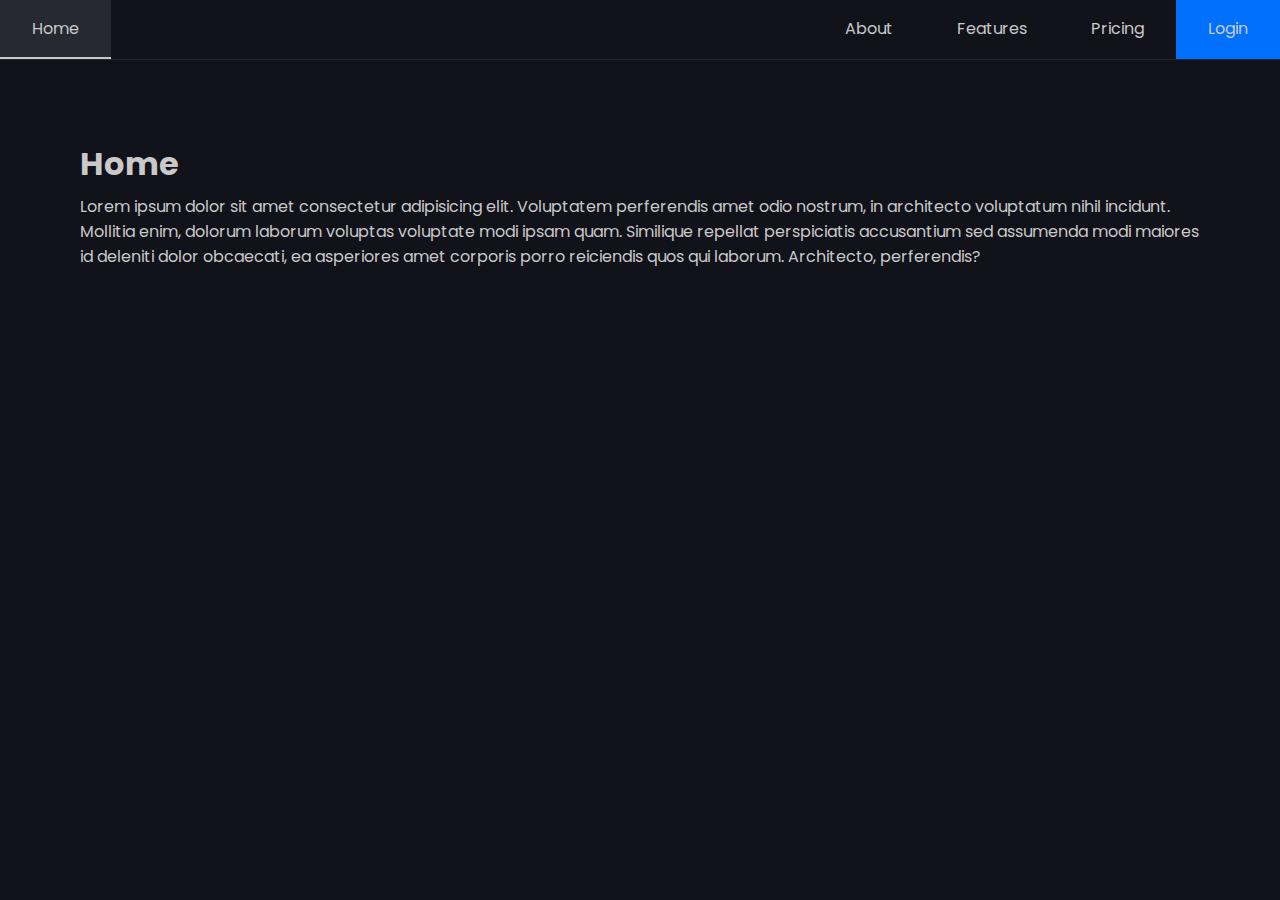
<file: accessible-navbar/index.html>
<!DOCTYPE html>
<html lang="en">
<head>
  <meta charset="UTF-8">
  <meta name="viewport" content="width=device-width, initial-scale=1.0">
  <title>Home</title>
  <link rel="stylesheet" href="style.css">
  <script src="script.js" defer></script>
</head>
<body>

  <a href="#main-content" class="skip-link">Skip to main content</a>

  <button id="open-sidebar-button" onclick="openSidebar()" aria-label="open sidebar" aria-expanded="false" aria-controls="navbar">
    <svg xmlns="http://www.w3.org/2000/svg" height="40px" viewBox="0 -960 960 960" width="40px" fill="#c9c9c9"><path d="M165.13-254.62q-10.68 0-17.9-7.26-7.23-7.26-7.23-18t7.23-17.86q7.22-7.13 17.9-7.13h629.74q10.68 0 17.9 7.26 7.23 7.26 7.23 18t-7.23 17.87q-7.22 7.12-17.9 7.12H165.13Zm0-200.25q-10.68 0-17.9-7.27-7.23-7.26-7.23-17.99 0-10.74 7.23-17.87 7.22-7.13 17.9-7.13h629.74q10.68 0 17.9 7.27 7.23 7.26 7.23 17.99 0 10.74-7.23 17.87-7.22 7.13-17.9 7.13H165.13Zm0-200.26q-10.68 0-17.9-7.26-7.23-7.26-7.23-18t7.23-17.87q7.22-7.12 17.9-7.12h629.74q10.68 0 17.9 7.26 7.23 7.26 7.23 18t-7.23 17.86q-7.22 7.13-17.9 7.13H165.13Z"/></svg>
  </button>

  <nav id="navbar">
    <ul>
      <li>
        <button id="close-sidebar-button" onclick="closeSidebar()" aria-label="close sidebar">
          <svg xmlns="http://www.w3.org/2000/svg" height="40px" viewBox="0 -960 960 960" width="40px" fill="#c9c9c9"><path d="m480-444.62-209.69 209.7q-7.23 7.23-17.5 7.42-10.27.19-17.89-7.42-7.61-7.62-7.61-17.7 0-10.07 7.61-17.69L444.62-480l-209.7-209.69q-7.23-7.23-7.42-17.5-.19-10.27 7.42-17.89 7.62-7.61 17.7-7.61 10.07 0 17.69 7.61L480-515.38l209.69-209.7q7.23-7.23 17.5-7.42 10.27-.19 17.89 7.42 7.61 7.62 7.61 17.7 0 10.07-7.61 17.69L515.38-480l209.7 209.69q7.23 7.23 7.42 17.5.19 10.27-7.42 17.89-7.62 7.61-17.7 7.61-10.07 0-17.69-7.61L480-444.62Z"/></svg>
        </button>
      </li>
      <li class="home-li"><a class="active-link" aria-current="page" href="index.html">Home</a></li>
      <li><a href="about.html">About</a></li>
      <li><a href="features.html">Features</a></li>
      <li><a href="pricing.html">Pricing</a></li>
      <li><a class="accent-link" href="login.html">Login</a></li>
    </ul>
  </nav>
  
  <div id="overlay" onclick="closeSidebar()" aria-hidden="true"></div>

  <main>
    <h1>Home</h1>
    <p>Lorem ipsum dolor sit amet consectetur adipisicing elit. Voluptatem perferendis amet odio nostrum, in architecto voluptatum nihil incidunt. Mollitia enim, dolorum laborum voluptas voluptate modi ipsam quam. Similique repellat perspiciatis accusantium sed assumenda modi maiores id deleniti dolor obcaecati, ea asperiores amet corporis porro reiciendis quos qui laborum. Architecto, perferendis?</p>
  </main>
  
</body>
</html>
</file>
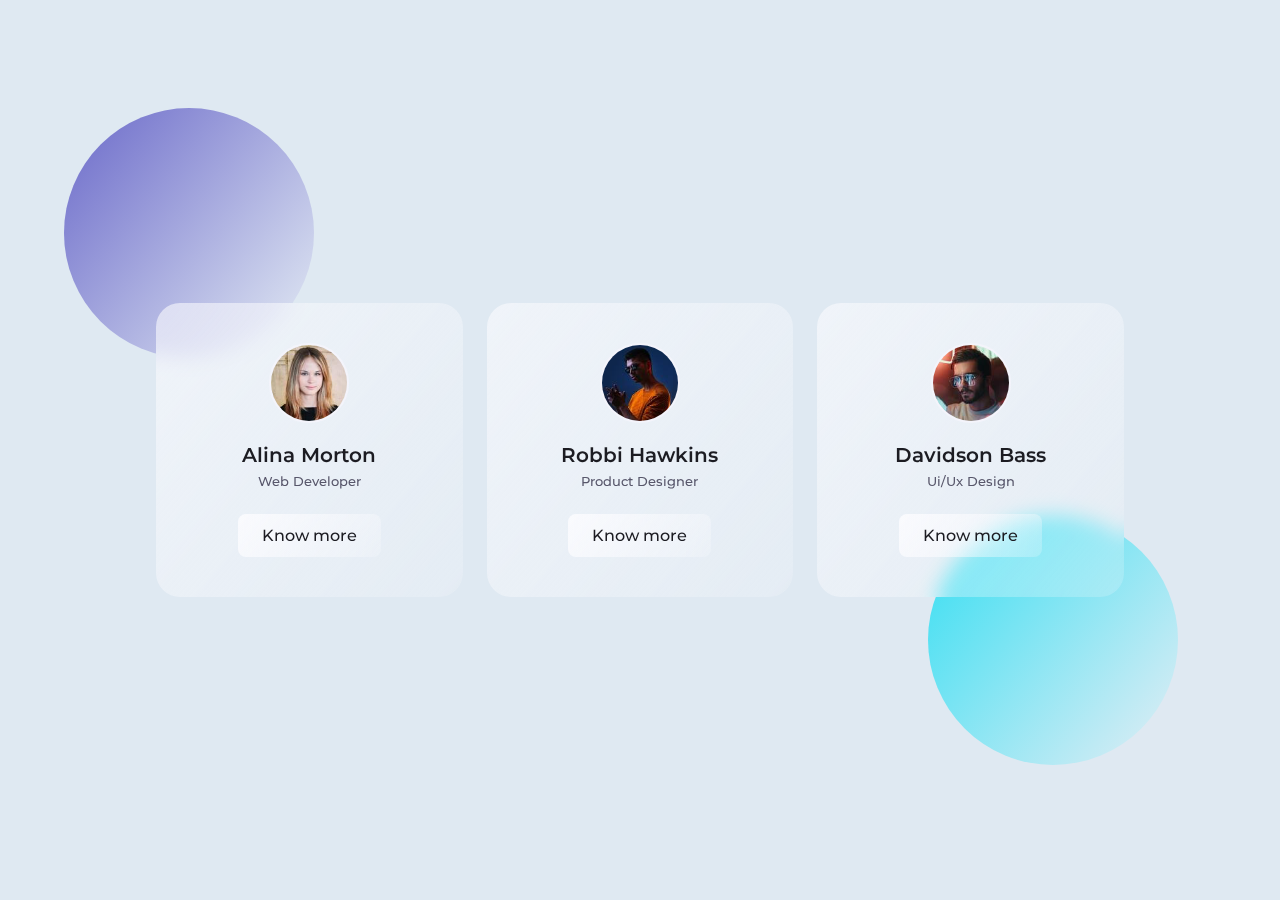
<file: glassmorphism-card-responsive-main/index.html>
<!DOCTYPE html>
    <html lang="en">
    <head>
        <meta charset="UTF-8">
        <meta name="viewport" content="width=device-width, initial-scale=1.0">

        <!--========== BOX ICONS ==========-->
        <link rel="stylesheet" href="https://cdn.jsdelivr.net/npm/boxicons@latest/css/boxicons.min.css">

        <!--========== CSS ==========-->
        <link rel="stylesheet" href="assets/css/styles.css">

        <title>Card glassmorphism</title>
    </head>
    <body>
        <section class="card">
            <div class="card__circle card__circle1"></div>
            <div class="card__circle card__circle2"></div>

            <div class="card__container bd-container">
                <div class="card__glass">
                    <img src="assets/img/img1.jpg" alt="" class="card__img">
    
                    <div class="card__data">
                        <h3 class="card__title">Alina Morton</h3>
                        <span class="card__profession">Web Developer</span>
                    </div>

                    <a href="#" class="card__button">Know more</a>
                    
                    <div class="card__social">
                        <a href="#" class="card__link"><i class='bx bxl-instagram' ></i></a>
                        <a href="#" class="card__link"><i class='bx bxl-facebook'></i></a>
                        <a href="#" class="card__link"><i class='bx bxl-twitter' ></i></a>
                    </div>
                </div>
    
                <div class="card__glass">
                    <img src="assets/img/img2.jpg" alt="" class="card__img">
    
                    <div class="card__data">
                        <h3 class="card__title">Robbi Hawkins</h3>
                        <span class="card__profession">Product Designer</span>
                    </div>

                    <a href="#" class="card__button">Know more</a>
    
                    <div class="card__social">
                        <a href="#" class="card__link"><i class='bx bxl-instagram' ></i></a>
                        <a href="#" class="card__link"><i class='bx bxl-facebook'></i></a>
                        <a href="#" class="card__link"><i class='bx bxl-twitter' ></i></a>
                    </div>
                </div>
    
                <div class="card__glass">
                    <img src="assets/img/img3.jpg" alt="" class="card__img">
    
                    <div class="card__data">
                        <h3 class="card__title">Davidson Bass</h3>
                        <span class="card__profession">Ui/Ux Design</span>
                    </div>

                    <a href="#" class="card__button">Know more</a>
    
                    <div class="card__social">
                        <a href="#" class="card__link"><i class='bx bxl-instagram' ></i></a>
                        <a href="#" class="card__link"><i class='bx bxl-facebook'></i></a>
                        <a href="#" class="card__link"><i class='bx bxl-twitter' ></i></a>
                    </div>
                </div>
            </div>
        </section>
    </body>
</html>
</file>
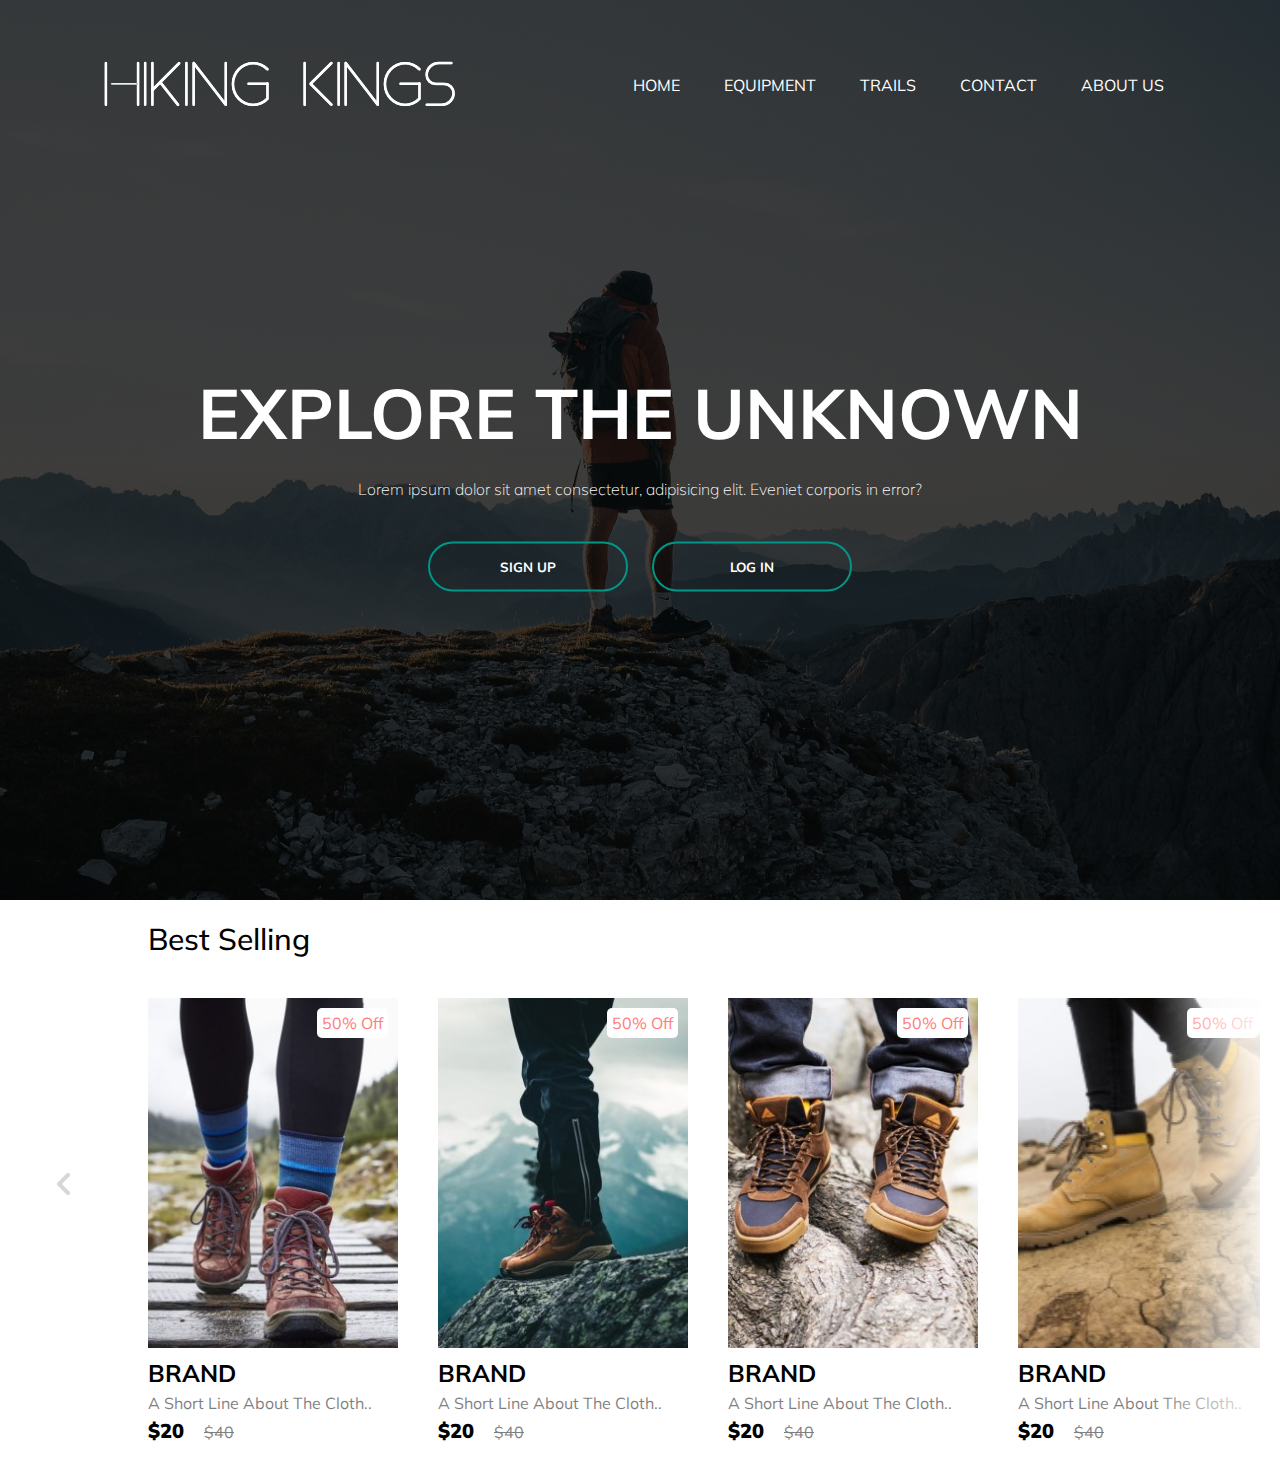
<file: product-card-slider/index.html>
<!DOCTYPE html>
<html lang="en">
<head>
    <meta charset="UTF-8">
    <meta http-equiv="X-UA-Compatible" content="IE=edge">
    <meta name="viewport" content="width=device-width, initial-scale=1.0">
    <link rel="preconnect" href="https://fonts.gstatic.com">
    <link href="https://fonts.googleapis.com/css2?family=Mulish:wght@300;900&display=swap" rel="stylesheet">

    <link rel="stylesheet" href="style.css">
    <title>Hiking Kings</title>
</head>

<body>
    <div class="banner">
        <div class="navbar">
            <img src="./images/logo.png" alt="" class="logo">
            <ul>
                <li><a href="#">Home</a></li>
                <li><a href="#">Equipment</a></li>
                <li><a href="#">Trails</a></li>
                <li><a href="#">Contact</a></li>
                <li><a href="#">About Us</a></li>
            </ul>
        </div>

        <div class="content">
            <h1>EXPLORE THE UNKNOWN</h1>
            <p>Lorem ipsum dolor sit amet consectetur, adipisicing elit. Eveniet corporis in error?</p>
            <div>
                <button class="signup-btn" type="button"><span class="cover"></span>SIGN UP</button>
                <button class="login-btn" type="button"><span class="cover"></span>LOG IN</button>
            </div>
        </div>
    </div>

    <section class="product"> 
        <h2 class="product-category">best selling</h2>
        <button class="pre-btn"><img src="images/arrow.png" alt=""></button>
        <button class="nxt-btn"><img src="images/arrow.png" alt=""></button>
        <div class="product-container">
            <div class="product-card">
                <div class="product-image">
                    <span class="discount-tag">50% off</span>
                    <img src="images/card1.jpg" class="product-thumb" alt="">
                    <button class="card-btn">add to wishlist</button>
                </div>
                <div class="product-info">
                    <h2 class="product-brand">brand</h2>
                    <p class="product-short-description">a short line about the cloth..</p>
                    <span class="price">$20</span><span class="actual-price">$40</span>
                </div>
            </div>
            <div class="product-card">
                <div class="product-image">
                    <span class="discount-tag">50% off</span>
                    <img src="images/card2.jpg" class="product-thumb" alt="">
                    <button class="card-btn">add to wishlist</button>
                </div>
                <div class="product-info">
                    <h2 class="product-brand">brand</h2>
                    <p class="product-short-description">a short line about the cloth..</p>
                    <span class="price">$20</span><span class="actual-price">$40</span>
                </div>
            </div>
            <div class="product-card">
                <div class="product-image">
                    <span class="discount-tag">50% off</span>
                    <img src="images/card3.jpg" class="product-thumb" alt="">
                    <button class="card-btn">add to wishlist</button>
                </div>
                <div class="product-info">
                    <h2 class="product-brand">brand</h2>
                    <p class="product-short-description">a short line about the cloth..</p>
                    <span class="price">$20</span><span class="actual-price">$40</span>
                </div>
            </div>
            <div class="product-card">
                <div class="product-image">
                    <span class="discount-tag">50% off</span>
                    <img src="images/card4.jpg" class="product-thumb" alt="">
                    <button class="card-btn">add to wishlist</button>
                </div>
                <div class="product-info">
                    <h2 class="product-brand">brand</h2>
                    <p class="product-short-description">a short line about the cloth..</p>
                    <span class="price">$20</span><span class="actual-price">$40</span>
                </div>
            </div>
            <div class="product-card">
                <div class="product-image">
                    <span class="discount-tag">50% off</span>
                    <img src="images/card5.jpg" class="product-thumb" alt="">
                    <button class="card-btn">add to wishlist</button>
                </div>
                <div class="product-info">
                    <h2 class="product-brand">brand</h2>
                    <p class="product-short-description">a short line about the cloth..</p>
                    <span class="price">$20</span><span class="actual-price">$40</span>
                </div>
            </div>
            <div class="product-card">
                <div class="product-image">
                    <span class="discount-tag">50% off</span>
                    <img src="images/card6.jpg" class="product-thumb" alt="">
                    <button class="card-btn">add to wishlist</button>
                </div>
                <div class="product-info">
                    <h2 class="product-brand">brand</h2>
                    <p class="product-short-description">a short line about the cloth..</p>
                    <span class="price">$20</span><span class="actual-price">$40</span>
                </div>
            </div>
            <div class="product-card">
                <div class="product-image">
                    <span class="discount-tag">50% off</span>
                    <img src="images/card7.jpg" class="product-thumb" alt="">
                    <button class="card-btn">add to wishlist</button>
                </div>
                <div class="product-info">
                    <h2 class="product-brand">brand</h2>
                    <p class="product-short-description">a short line about the cloth..</p>
                    <span class="price">$20</span><span class="actual-price">$40</span>
                </div>
            </div>
            <div class="product-card">
                <div class="product-image">
                    <span class="discount-tag">50% off</span>
                    <img src="images/card8.jpg" class="product-thumb" alt="">
                    <button class="card-btn">add to wishlist</button>
                </div>
                <div class="product-info">
                    <h2 class="product-brand">brand</h2>
                    <p class="product-short-description">a short line about the cloth..</p>
                    <span class="price">$20</span><span class="actual-price">$40</span>
                </div>
            </div>
            <div class="product-card">
                <div class="product-image">
                    <span class="discount-tag">50% off</span>
                    <img src="images/card9.jpg" class="product-thumb" alt="">
                    <button class="card-btn">add to wishlist</button>
                </div>
                <div class="product-info">
                    <h2 class="product-brand">brand</h2>
                    <p class="product-short-description">a short line about the cloth..</p>
                    <span class="price">$20</span><span class="actual-price">$40</span>
                </div>
            </div>
            <div class="product-card">
                <div class="product-image">
                    <span class="discount-tag">50% off</span>
                    <img src="images/card10.jpg" class="product-thumb" alt="">
                    <button class="card-btn">add to wishlist</button>
                </div>
                <div class="product-info">
                    <h2 class="product-brand">brand</h2>
                    <p class="product-short-description">a short line about the cloth..</p>
                    <span class="price">$20</span><span class="actual-price">$40</span>
                </div>
            </div>
        </div>
    </section>
    
    <script src="script.js"></script>
</body>
</html>
</file>
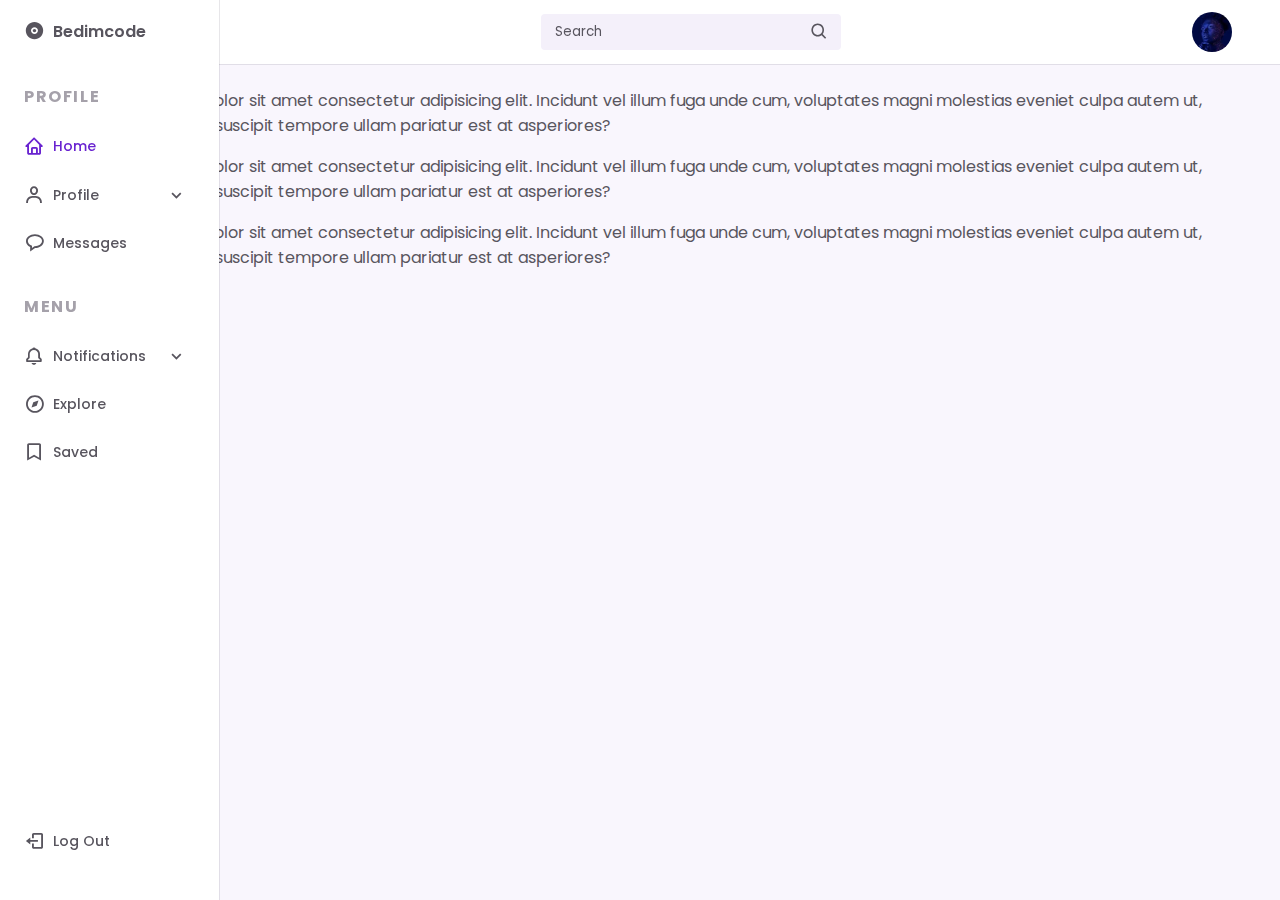
<file: responsive-sidebar-submenu-main/index.html>
<!DOCTYPE html>
    <html lang="en">
    <head>
        <meta charset="UTF-8">
        <meta name="viewport" content="width=device-width, initial-scale=1.0">

        <!--========== BOX ICONS ==========-->
        <link rel="stylesheet" href="https://cdn.jsdelivr.net/npm/boxicons@latest/css/boxicons.min.css">

        <!--========== CSS ==========-->
        <link rel="stylesheet" href="assets/css/styles.css">

        <title>Responsive sidebar submenus</title>
    </head>
    <body>
        <!--========== HEADER ==========-->
        <header class="header">
            <div class="header__container">
                <img src="assets/img/perfil.jpg" alt="" class="header__img">

                <a href="#" class="header__logo">Bedimcode</a>
    
                <div class="header__search">
                    <input type="search" placeholder="Search" class="header__input">
                    <i class='bx bx-search header__icon'></i>
                </div>
    
                <div class="header__toggle">
                    <i class='bx bx-menu' id="header-toggle"></i>
                </div>
            </div>
        </header>

        <!--========== NAV ==========-->
        <div class="nav" id="navbar">
            <nav class="nav__container">
                <div>
                    <a href="#" class="nav__link nav__logo">
                        <i class='bx bxs-disc nav__icon' ></i>
                        <span class="nav__logo-name">Bedimcode</span>
                    </a>
    
                    <div class="nav__list">
                        <div class="nav__items">
                            <h3 class="nav__subtitle">Profile</h3>
    
                            <a href="#" class="nav__link active">
                                <i class='bx bx-home nav__icon' ></i>
                                <span class="nav__name">Home</span>
                            </a>
                            
                            <div class="nav__dropdown">
                                <a href="#" class="nav__link">
                                    <i class='bx bx-user nav__icon' ></i>
                                    <span class="nav__name">Profile</span>
                                    <i class='bx bx-chevron-down nav__icon nav__dropdown-icon'></i>
                                </a>

                                <div class="nav__dropdown-collapse">
                                    <div class="nav__dropdown-content">
                                        <a href="#" class="nav__dropdown-item">Passwords</a>
                                        <a href="#" class="nav__dropdown-item">Mail</a>
                                        <a href="#" class="nav__dropdown-item">Accounts</a>
                                    </div>
                                </div>
                            </div>

                            <a href="#" class="nav__link">
                                <i class='bx bx-message-rounded nav__icon' ></i>
                                <span class="nav__name">Messages</span>
                            </a>
                        </div>
    
                        <div class="nav__items">
                            <h3 class="nav__subtitle">Menu</h3>
    
                            <div class="nav__dropdown">
                                <a href="#" class="nav__link">
                                    <i class='bx bx-bell nav__icon' ></i>
                                    <span class="nav__name">Notifications</span>
                                    <i class='bx bx-chevron-down nav__icon nav__dropdown-icon'></i>
                                </a>

                                <div class="nav__dropdown-collapse">
                                    <div class="nav__dropdown-content">
                                        <a href="#" class="nav__dropdown-item">Blocked</a>
                                        <a href="#" class="nav__dropdown-item">Silenced</a>
                                        <a href="#" class="nav__dropdown-item">Publish</a>
                                        <a href="#" class="nav__dropdown-item">Program</a>
                                    </div>
                                </div>

                            </div>

                            <a href="#" class="nav__link">
                                <i class='bx bx-compass nav__icon' ></i>
                                <span class="nav__name">Explore</span>
                            </a>
                            <a href="#" class="nav__link">
                                <i class='bx bx-bookmark nav__icon' ></i>
                                <span class="nav__name">Saved</span>
                            </a>
                        </div>
                    </div>
                </div>

                <a href="#" class="nav__link nav__logout">
                    <i class='bx bx-log-out nav__icon' ></i>
                    <span class="nav__name">Log Out</span>
                </a>
            </nav>
        </div>

        <!--========== CONTENTS ==========-->
        <main>
            <section>
                <p>Lorem ipsum, dolor sit amet consectetur adipisicing elit. Incidunt vel illum fuga unde cum, voluptates magni molestias eveniet culpa autem ut, totam veniam, suscipit tempore ullam pariatur est at asperiores?</p>
                <p>Lorem ipsum, dolor sit amet consectetur adipisicing elit. Incidunt vel illum fuga unde cum, voluptates magni molestias eveniet culpa autem ut, totam veniam, suscipit tempore ullam pariatur est at asperiores?</p>
                <p>Lorem ipsum, dolor sit amet consectetur adipisicing elit. Incidunt vel illum fuga unde cum, voluptates magni molestias eveniet culpa autem ut, totam veniam, suscipit tempore ullam pariatur est at asperiores?</p>
            </section>
        </main>

        <!--========== MAIN JS ==========-->
        <script src="assets/js/main.js"></script>
    </body>
</html>
</file>
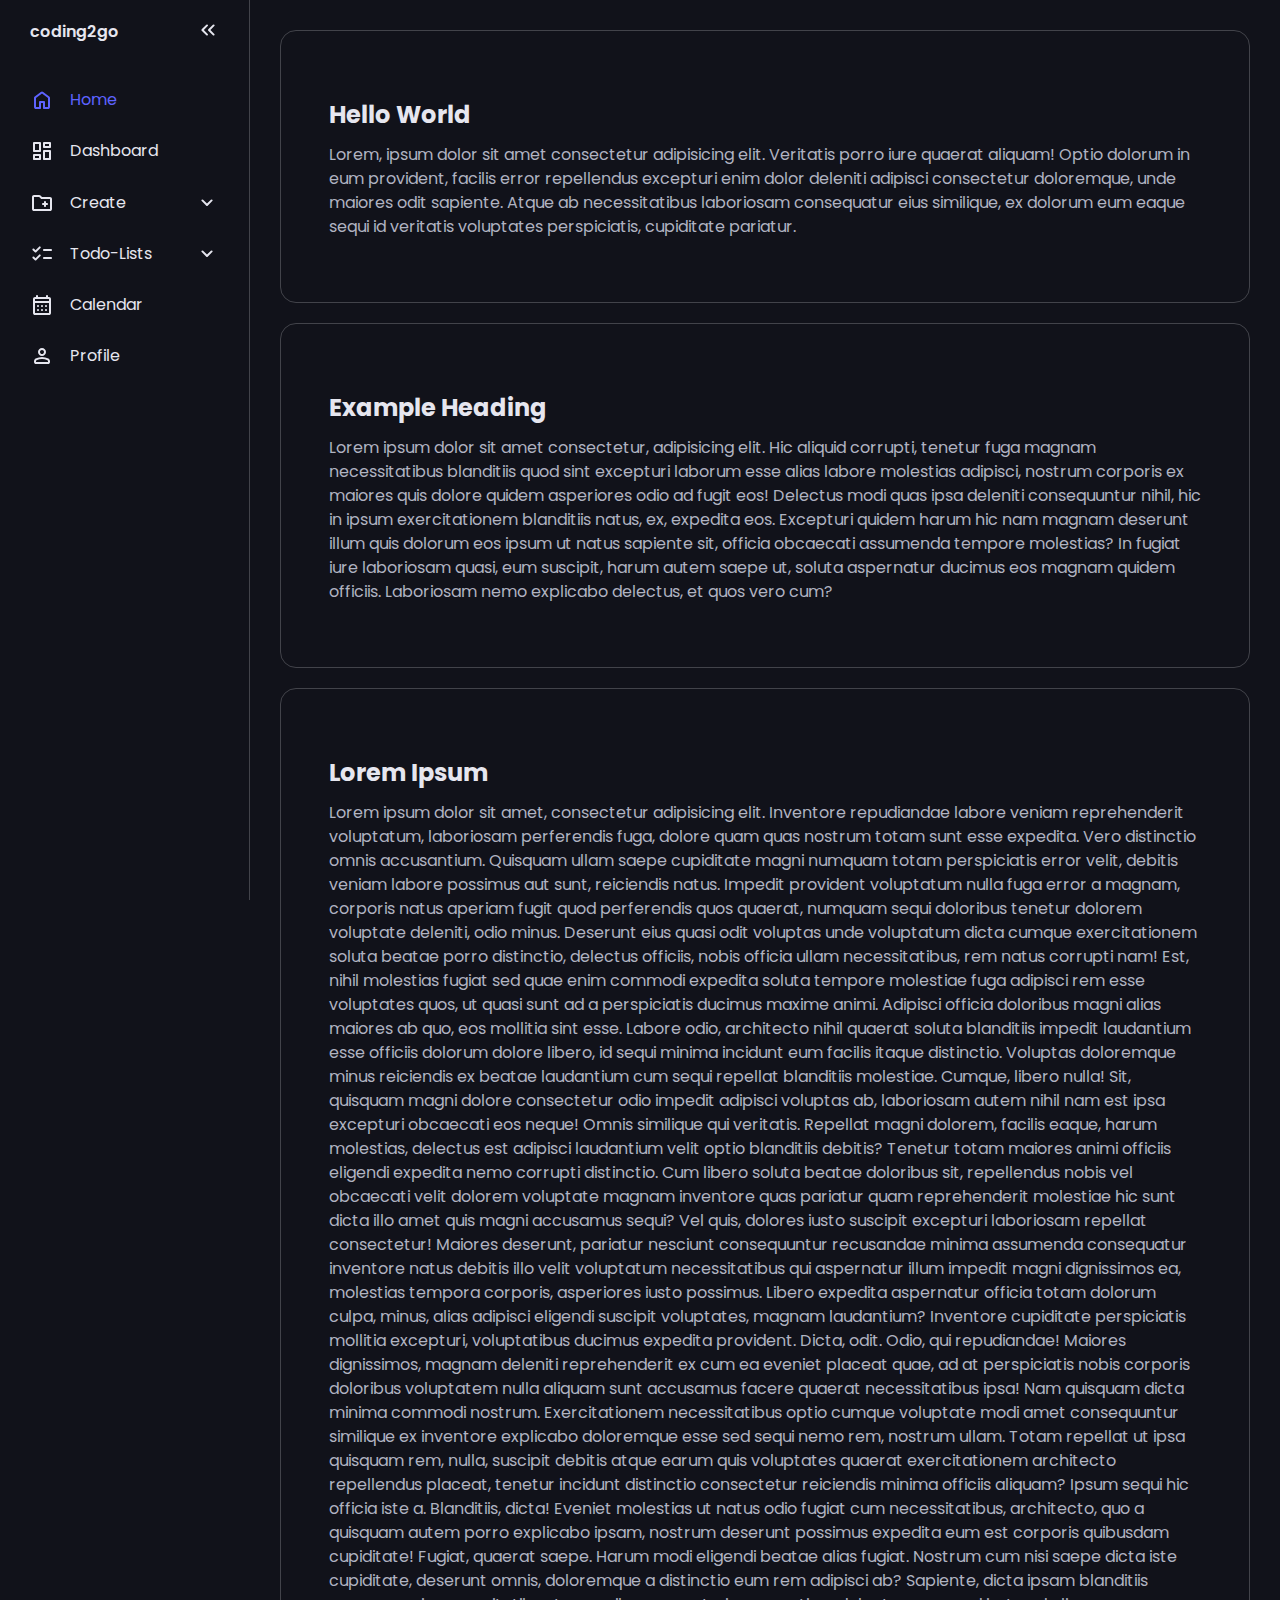
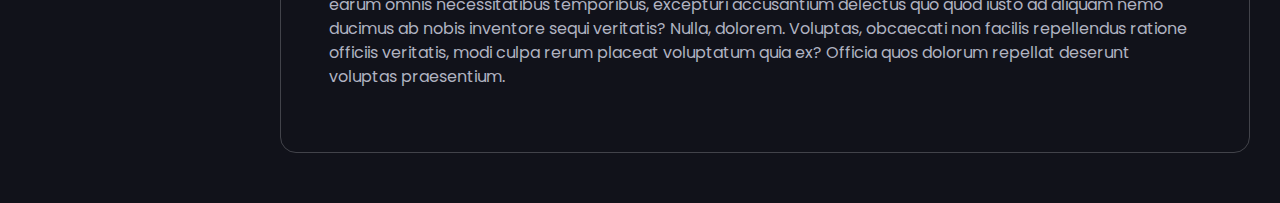
<file: sidebar-menu/index.html>
<!DOCTYPE html>
<html lang="en">
<head>
  <meta charset="UTF-8">
  <meta name="viewport" content="width=device-width, initial-scale=1.0">
  <title>Home</title>
  <link rel="stylesheet" href="style.css">
  <script type="text/javascript" src="app.js" defer></script>
</head>
<body>
  <nav id="sidebar">
    <ul>
      <li>
        <span class="logo">coding2go</span>
        <button onclick=toggleSidebar() id="toggle-btn">
          <svg xmlns="http://www.w3.org/2000/svg" height="24px" viewBox="0 -960 960 960" width="24px" fill="#e8eaed"><path d="m313-480 155 156q11 11 11.5 27.5T468-268q-11 11-28 11t-28-11L228-452q-6-6-8.5-13t-2.5-15q0-8 2.5-15t8.5-13l184-184q11-11 27.5-11.5T468-692q11 11 11 28t-11 28L313-480Zm264 0 155 156q11 11 11.5 27.5T732-268q-11 11-28 11t-28-11L492-452q-6-6-8.5-13t-2.5-15q0-8 2.5-15t8.5-13l184-184q11-11 27.5-11.5T732-692q11 11 11 28t-11 28L577-480Z"/></svg>
        </button>
      </li>
      <li class="active">
        <a href="index.html">
          <svg xmlns="http://www.w3.org/2000/svg" height="24px" viewBox="0 -960 960 960" width="24px" fill="#e8eaed"><path d="M240-200h120v-200q0-17 11.5-28.5T400-440h160q17 0 28.5 11.5T600-400v200h120v-360L480-740 240-560v360Zm-80 0v-360q0-19 8.5-36t23.5-28l240-180q21-16 48-16t48 16l240 180q15 11 23.5 28t8.5 36v360q0 33-23.5 56.5T720-120H560q-17 0-28.5-11.5T520-160v-200h-80v200q0 17-11.5 28.5T400-120H240q-33 0-56.5-23.5T160-200Zm320-270Z"/></svg>
          <span>Home</span>
        </a>
      </li>
      <li>
        <a href="dashboard.html">
          <svg xmlns="http://www.w3.org/2000/svg" height="24px" viewBox="0 -960 960 960" width="24px" fill="#e8eaed"><path d="M520-640v-160q0-17 11.5-28.5T560-840h240q17 0 28.5 11.5T840-800v160q0 17-11.5 28.5T800-600H560q-17 0-28.5-11.5T520-640ZM120-480v-320q0-17 11.5-28.5T160-840h240q17 0 28.5 11.5T440-800v320q0 17-11.5 28.5T400-440H160q-17 0-28.5-11.5T120-480Zm400 320v-320q0-17 11.5-28.5T560-520h240q17 0 28.5 11.5T840-480v320q0 17-11.5 28.5T800-120H560q-17 0-28.5-11.5T520-160Zm-400 0v-160q0-17 11.5-28.5T160-360h240q17 0 28.5 11.5T440-320v160q0 17-11.5 28.5T400-120H160q-17 0-28.5-11.5T120-160Zm80-360h160v-240H200v240Zm400 320h160v-240H600v240Zm0-480h160v-80H600v80ZM200-200h160v-80H200v80Zm160-320Zm240-160Zm0 240ZM360-280Z"/></svg>
          <span>Dashboard</span>
        </a>
      </li>
      <li>
        <button onclick=toggleSubMenu(this) class="dropdown-btn">
          <svg xmlns="http://www.w3.org/2000/svg" height="24px" viewBox="0 -960 960 960" width="24px" fill="#e8eaed"><path d="M160-160q-33 0-56.5-23.5T80-240v-480q0-33 23.5-56.5T160-800h207q16 0 30.5 6t25.5 17l57 57h320q33 0 56.5 23.5T880-640v400q0 33-23.5 56.5T800-160H160Zm0-80h640v-400H447l-80-80H160v480Zm0 0v-480 480Zm400-160v40q0 17 11.5 28.5T600-320q17 0 28.5-11.5T640-360v-40h40q17 0 28.5-11.5T720-440q0-17-11.5-28.5T680-480h-40v-40q0-17-11.5-28.5T600-560q-17 0-28.5 11.5T560-520v40h-40q-17 0-28.5 11.5T480-440q0 17 11.5 28.5T520-400h40Z"/></svg>
          <span>Create</span>
          <svg xmlns="http://www.w3.org/2000/svg" height="24px" viewBox="0 -960 960 960" width="24px" fill="#e8eaed"><path d="M480-361q-8 0-15-2.5t-13-8.5L268-556q-11-11-11-28t11-28q11-11 28-11t28 11l156 156 156-156q11-11 28-11t28 11q11 11 11 28t-11 28L508-372q-6 6-13 8.5t-15 2.5Z"/></svg>
        </button>
        <ul class="sub-menu">
          <div>
            <li><a href="#">Folder</a></li>
            <li><a href="#">Document</a></li>
            <li><a href="#">Project</a></li>
          </div>
        </ul>
      </li>
      <li>
        <button onclick=toggleSubMenu(this) class="dropdown-btn">
          <svg xmlns="http://www.w3.org/2000/svg" height="24px" viewBox="0 -960 960 960" width="24px" fill="#e8eaed"><path d="m221-313 142-142q12-12 28-11.5t28 12.5q11 12 11 28t-11 28L250-228q-12 12-28 12t-28-12l-86-86q-11-11-11-28t11-28q11-11 28-11t28 11l57 57Zm0-320 142-142q12-12 28-11.5t28 12.5q11 12 11 28t-11 28L250-548q-12 12-28 12t-28-12l-86-86q-11-11-11-28t11-28q11-11 28-11t28 11l57 57Zm339 353q-17 0-28.5-11.5T520-320q0-17 11.5-28.5T560-360h280q17 0 28.5 11.5T880-320q0 17-11.5 28.5T840-280H560Zm0-320q-17 0-28.5-11.5T520-640q0-17 11.5-28.5T560-680h280q17 0 28.5 11.5T880-640q0 17-11.5 28.5T840-600H560Z"/></svg>
          <span>Todo-Lists</span>
          <svg xmlns="http://www.w3.org/2000/svg" height="24px" viewBox="0 -960 960 960" width="24px" fill="#e8eaed"><path d="M480-361q-8 0-15-2.5t-13-8.5L268-556q-11-11-11-28t11-28q11-11 28-11t28 11l156 156 156-156q11-11 28-11t28 11q11 11 11 28t-11 28L508-372q-6 6-13 8.5t-15 2.5Z"/></svg>
        </button>
        <ul class="sub-menu">
          <div>
            <li><a href="#">Work</a></li>
            <li><a href="#">Private</a></li>
            <li><a href="#">Coding</a></li>
            <li><a href="#">Gardening</a></li>
            <li><a href="#">School</a></li>
          </div>
        </ul>
      </li>
      <li>
        <a href="calendar.html">
          <svg xmlns="http://www.w3.org/2000/svg" height="24px" viewBox="0 -960 960 960" width="24px" fill="#e8eaed"><path d="M200-80q-33 0-56.5-23.5T120-160v-560q0-33 23.5-56.5T200-800h40v-40q0-17 11.5-28.5T280-880q17 0 28.5 11.5T320-840v40h320v-40q0-17 11.5-28.5T680-880q17 0 28.5 11.5T720-840v40h40q33 0 56.5 23.5T840-720v560q0 33-23.5 56.5T760-80H200Zm0-80h560v-400H200v400Zm0-480h560v-80H200v80Zm0 0v-80 80Zm280 240q-17 0-28.5-11.5T440-440q0-17 11.5-28.5T480-480q17 0 28.5 11.5T520-440q0 17-11.5 28.5T480-400Zm-160 0q-17 0-28.5-11.5T280-440q0-17 11.5-28.5T320-480q17 0 28.5 11.5T360-440q0 17-11.5 28.5T320-400Zm320 0q-17 0-28.5-11.5T600-440q0-17 11.5-28.5T640-480q17 0 28.5 11.5T680-440q0 17-11.5 28.5T640-400ZM480-240q-17 0-28.5-11.5T440-280q0-17 11.5-28.5T480-320q17 0 28.5 11.5T520-280q0 17-11.5 28.5T480-240Zm-160 0q-17 0-28.5-11.5T280-280q0-17 11.5-28.5T320-320q17 0 28.5 11.5T360-280q0 17-11.5 28.5T320-240Zm320 0q-17 0-28.5-11.5T600-280q0-17 11.5-28.5T640-320q17 0 28.5 11.5T680-280q0 17-11.5 28.5T640-240Z"/></svg>
          <span>Calendar</span>
        </a>
      </li>
      <li>
        <a href="profile.html">
          <svg xmlns="http://www.w3.org/2000/svg" height="24px" viewBox="0 -960 960 960" width="24px" fill="#e8eaed"><path d="M480-480q-66 0-113-47t-47-113q0-66 47-113t113-47q66 0 113 47t47 113q0 66-47 113t-113 47ZM160-240v-32q0-34 17.5-62.5T224-378q62-31 126-46.5T480-440q66 0 130 15.5T736-378q29 15 46.5 43.5T800-272v32q0 33-23.5 56.5T720-160H240q-33 0-56.5-23.5T160-240Zm80 0h480v-32q0-11-5.5-20T700-306q-54-27-109-40.5T480-360q-56 0-111 13.5T260-306q-9 5-14.5 14t-5.5 20v32Zm240-320q33 0 56.5-23.5T560-640q0-33-23.5-56.5T480-720q-33 0-56.5 23.5T400-640q0 33 23.5 56.5T480-560Zm0-80Zm0 400Z"/></svg>
          <span>Profile</span>
        </a>
      </li>
    </ul>
  </nav>
  <main>
    <div class="container">
      <h2>Hello World</h2>
      <p>Lorem, ipsum dolor sit amet consectetur adipisicing elit. Veritatis porro iure quaerat aliquam! Optio dolorum in eum provident, facilis error repellendus excepturi enim dolor deleniti adipisci consectetur doloremque, unde maiores odit sapiente. Atque ab necessitatibus laboriosam consequatur eius similique, ex dolorum eum eaque sequi id veritatis voluptates perspiciatis, cupiditate pariatur.</p>
    </div>
    <div class="container">
      <h2>Example Heading</h2>
      <p>Lorem ipsum dolor sit amet consectetur, adipisicing elit. Hic aliquid corrupti, tenetur fuga magnam necessitatibus blanditiis quod sint excepturi laborum esse alias labore molestias adipisci, nostrum corporis ex maiores quis dolore quidem asperiores odio ad fugit eos! Delectus modi quas ipsa deleniti consequuntur nihil, hic in ipsum exercitationem blanditiis natus, ex, expedita eos. Excepturi quidem harum hic nam magnam deserunt illum quis dolorum eos ipsum ut natus sapiente sit, officia obcaecati assumenda tempore molestias? In fugiat iure laboriosam quasi, eum suscipit, harum autem saepe ut, soluta aspernatur ducimus eos magnam quidem officiis. Laboriosam nemo explicabo delectus, et quos vero cum?</p>
    </div>
    <div class="container">
      <h2>Lorem Ipsum</h2>
      <p>Lorem ipsum dolor sit amet, consectetur adipisicing elit. Inventore repudiandae labore veniam reprehenderit voluptatum, laboriosam perferendis fuga, dolore quam quas nostrum totam sunt esse expedita. Vero distinctio omnis accusantium. Quisquam ullam saepe cupiditate magni numquam totam perspiciatis error velit, debitis veniam labore possimus aut sunt, reiciendis natus. Impedit provident voluptatum nulla fuga error a magnam, corporis natus aperiam fugit quod perferendis quos quaerat, numquam sequi doloribus tenetur dolorem voluptate deleniti, odio minus. Deserunt eius quasi odit voluptas unde voluptatum dicta cumque exercitationem soluta beatae porro distinctio, delectus officiis, nobis officia ullam necessitatibus, rem natus corrupti nam! Est, nihil molestias fugiat sed quae enim commodi expedita soluta tempore molestiae fuga adipisci rem esse voluptates quos, ut quasi sunt ad a perspiciatis ducimus maxime animi. Adipisci officia doloribus magni alias maiores ab quo, eos mollitia sint esse. Labore odio, architecto nihil quaerat soluta blanditiis impedit laudantium esse officiis dolorum dolore libero, id sequi minima incidunt eum facilis itaque distinctio. Voluptas doloremque minus reiciendis ex beatae laudantium cum sequi repellat blanditiis molestiae. Cumque, libero nulla! Sit, quisquam magni dolore consectetur odio impedit adipisci voluptas ab, laboriosam autem nihil nam est ipsa excepturi obcaecati eos neque! Omnis similique qui veritatis. Repellat magni dolorem, facilis eaque, harum molestias, delectus est adipisci laudantium velit optio blanditiis debitis? Tenetur totam maiores animi officiis eligendi expedita nemo corrupti distinctio. Cum libero soluta beatae doloribus sit, repellendus nobis vel obcaecati velit dolorem voluptate magnam inventore quas pariatur quam reprehenderit molestiae hic sunt dicta illo amet quis magni accusamus sequi? Vel quis, dolores iusto suscipit excepturi laboriosam repellat consectetur! Maiores deserunt, pariatur nesciunt consequuntur recusandae minima assumenda consequatur inventore natus debitis illo velit voluptatum necessitatibus qui aspernatur illum impedit magni dignissimos ea, molestias tempora corporis, asperiores iusto possimus. Libero expedita aspernatur officia totam dolorum culpa, minus, alias adipisci eligendi suscipit voluptates, magnam laudantium? Inventore cupiditate perspiciatis mollitia excepturi, voluptatibus ducimus expedita provident. Dicta, odit. Odio, qui repudiandae! Maiores dignissimos, magnam deleniti reprehenderit ex cum ea eveniet placeat quae, ad at perspiciatis nobis corporis doloribus voluptatem nulla aliquam sunt accusamus facere quaerat necessitatibus ipsa! Nam quisquam dicta minima commodi nostrum. Exercitationem necessitatibus optio cumque voluptate modi amet consequuntur similique ex inventore explicabo doloremque esse sed sequi nemo rem, nostrum ullam. Totam repellat ut ipsa quisquam rem, nulla, suscipit debitis atque earum quis voluptates quaerat exercitationem architecto repellendus placeat, tenetur incidunt distinctio consectetur reiciendis minima officiis aliquam? Ipsum sequi hic officia iste a. Blanditiis, dicta! Eveniet molestias ut natus odio fugiat cum necessitatibus, architecto, quo a quisquam autem porro explicabo ipsam, nostrum deserunt possimus expedita eum est corporis quibusdam cupiditate! Fugiat, quaerat saepe. Harum modi eligendi beatae alias fugiat. Nostrum cum nisi saepe dicta iste cupiditate, deserunt omnis, doloremque a distinctio eum rem adipisci ab? Sapiente, dicta ipsam blanditiis earum omnis necessitatibus temporibus, excepturi accusantium delectus quo quod iusto ad aliquam nemo ducimus ab nobis inventore sequi veritatis? Nulla, dolorem. Voluptas, obcaecati non facilis repellendus ratione officiis veritatis, modi culpa rerum placeat voluptatum quia ex? Officia quos dolorum repellat deserunt voluptas praesentium.</p>
    </div>
  </main>
</body>
</html>
</file>
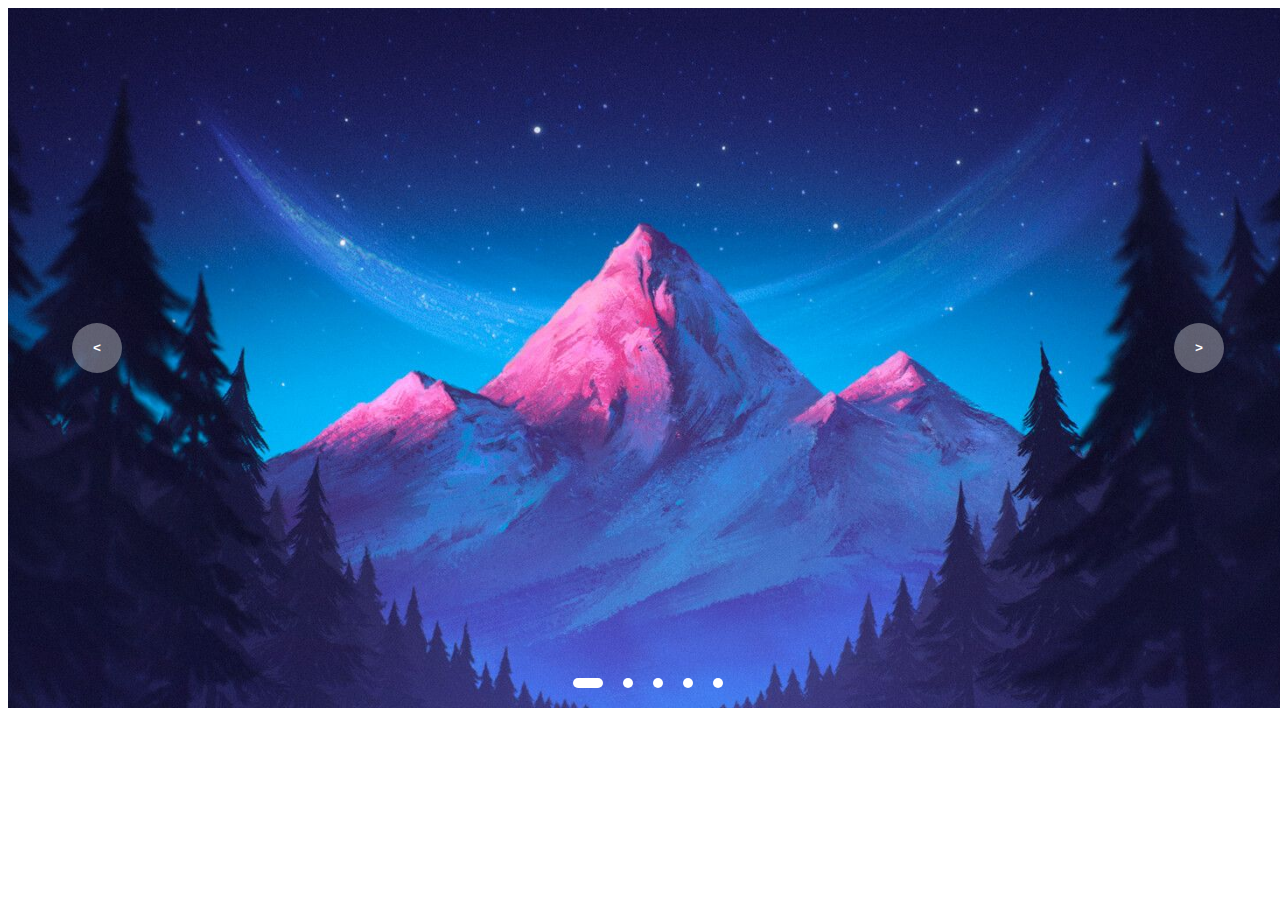
<file: slider_dots-image/index.html>
<!DOCTYPE html>
<html lang="en">
<head>
    <meta charset="UTF-8">
    <meta http-equiv="X-UA-Compatible" content="IE=edge">
    <meta name="viewport" content="width=device-width, initial-scale=1.0">
    <title>Document</title>
    <link rel="stylesheet" href="style.css">
</head>
<body>
    
    <div class="slider">
        <div class="list">
            <div class="item">
                <img src="img/1.jpg" alt="">
            </div>
            <div class="item">
                <img src="img/2.jpg" alt="">
            </div>
            <div class="item">
                <img src="img/3.jpg" alt="">
            </div>
            <div class="item">
                <img src="img/4.jpg" alt="">
            </div>
            <div class="item">
                <img src="img/5.jpg" alt="">
            </div>
        </div>
        <div class="buttons">
            <button id="prev"><</button>
            <button id="next">></button>
        </div>
        <ul class="dots">
            <li class="active"></li>
            <li></li>
            <li></li>
            <li></li>
            <li></li>
        </ul>
    </div>

    <script src="app.js"></script>
</body>
</html>
</file>
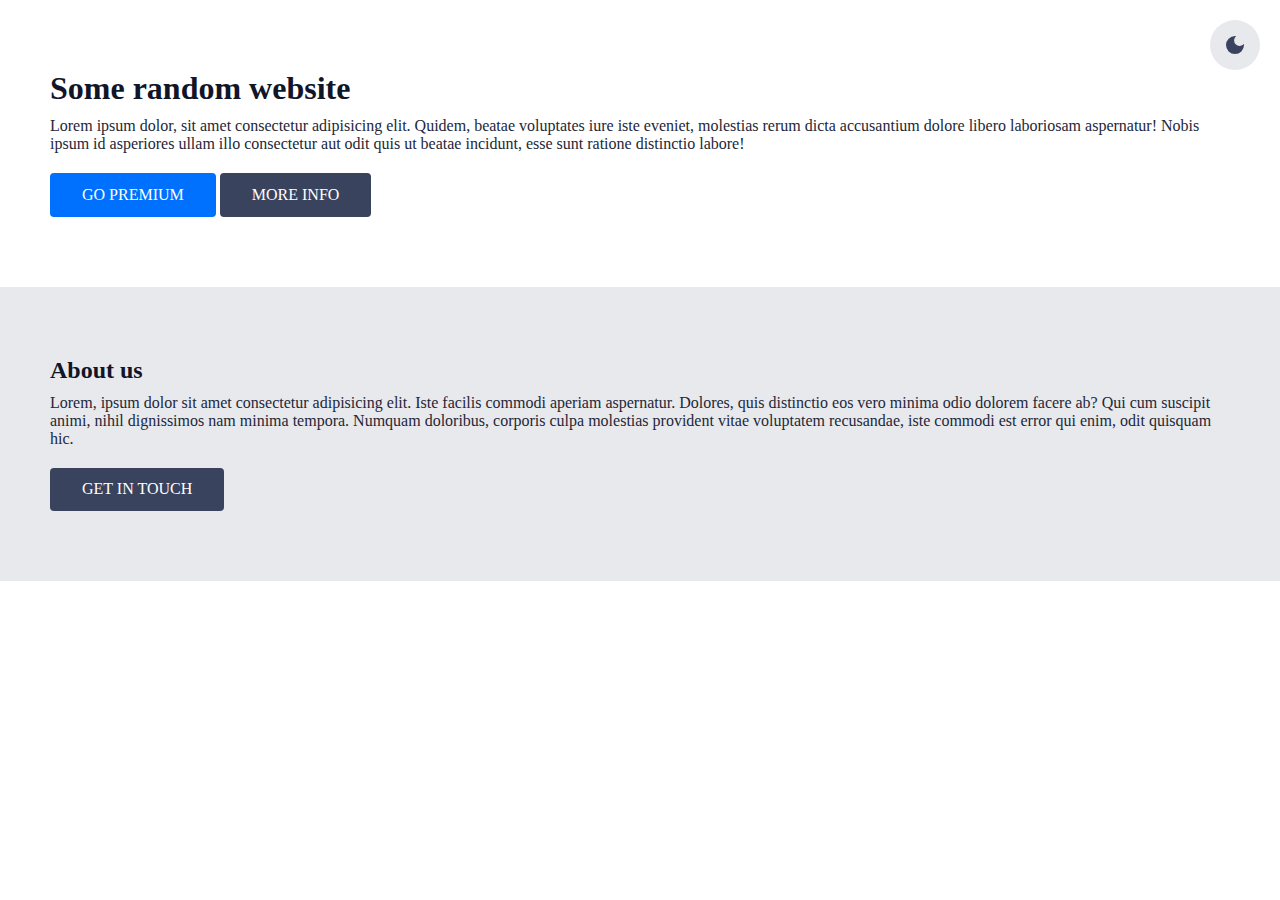
<file: accessible-navbar/darkmode-switch/index.html>
<!DOCTYPE html>
<html lang="en">
<head>
  <meta charset="UTF-8">
  <meta name="viewport" content="width=device-width, initial-scale=1.0">
  <title>Darkmode</title>
  <link rel="stylesheet" href="style.css">
  <script type="text/javascript" src="darkmode.js" defer></script>
</head>
<body>
  <header>
    <button id="theme-switch">
      <svg xmlns="http://www.w3.org/2000/svg" height="24px" viewBox="0 -960 960 960" width="24px"><path d="M480-120q-150 0-255-105T120-480q0-150 105-255t255-105q14 0 27.5 1t26.5 3q-41 29-65.5 75.5T444-660q0 90 63 153t153 63q55 0 101-24.5t75-65.5q2 13 3 26.5t1 27.5q0 150-105 255T480-120Z"/></svg>
      <svg xmlns="http://www.w3.org/2000/svg" height="24px" viewBox="0 -960 960 960" width="24px"><path d="M480-280q-83 0-141.5-58.5T280-480q0-83 58.5-141.5T480-680q83 0 141.5 58.5T680-480q0 83-58.5 141.5T480-280ZM200-440H40v-80h160v80Zm720 0H760v-80h160v80ZM440-760v-160h80v160h-80Zm0 720v-160h80v160h-80ZM256-650l-101-97 57-59 96 100-52 56Zm492 496-97-101 53-55 101 97-57 59Zm-98-550 97-101 59 57-100 96-56-52ZM154-212l101-97 55 53-97 101-59-57Z"/></svg>
    </button>
    <h1>Some random website</h1>
    <p>Lorem ipsum dolor, sit amet consectetur adipisicing elit. Quidem, beatae voluptates iure iste eveniet, molestias rerum dicta accusantium dolore libero laboriosam aspernatur! Nobis ipsum id asperiores ullam illo consectetur aut odit quis ut beatae incidunt, esse sunt ratione distinctio labore!</p>
    <button class="cta-button">Go Premium</button>
    <button>More Info</button>
  </header>
  <section>
    <h2>About us</h2>
    <p>Lorem, ipsum dolor sit amet consectetur adipisicing elit. Iste facilis commodi aperiam aspernatur. Dolores, quis distinctio eos vero minima odio dolorem facere ab? Qui cum suscipit animi, nihil dignissimos nam minima tempora. Numquam doloribus, corporis culpa molestias provident vitae voluptatem recusandae, iste commodi est error qui enim, odit quisquam hic.</p>
    <button>Get in Touch</button>
  </section>
</body>
</html>
</file>
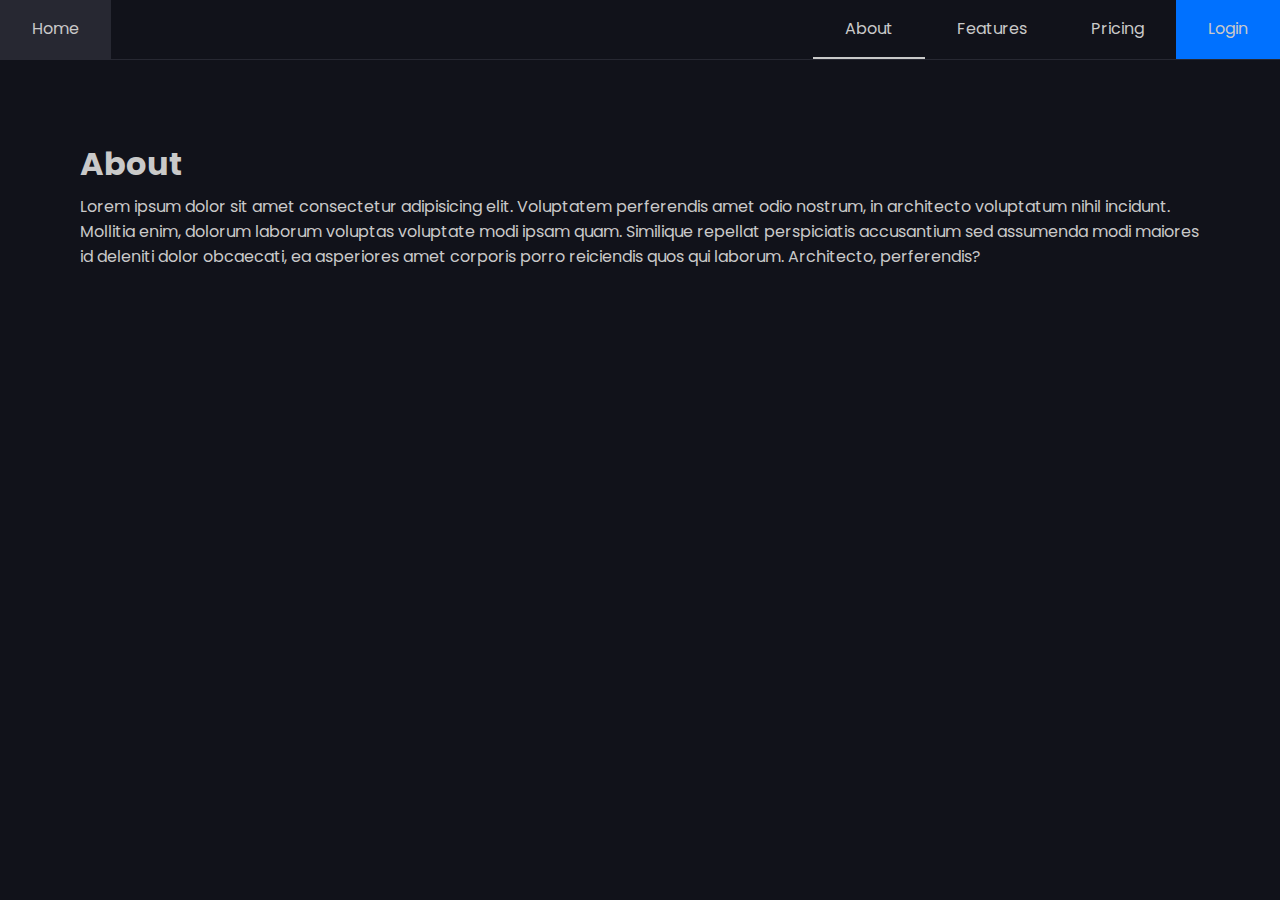
<file: accessible-navbar/about.html>
<!DOCTYPE html>
<html lang="en">
<head>
  <meta charset="UTF-8">
  <meta name="viewport" content="width=device-width, initial-scale=1.0">
  <title>About</title>
  <link rel="stylesheet" href="style.css">
  <script src="script.js" defer></script>
</head>
<body>

  <a href="#main-content" class="skip-link">Skip to main content</a>

  <button id="open-sidebar-button" onclick="openSidebar()" aria-label="open sidebar" aria-expanded="false" aria-controls="navbar">
    <svg xmlns="http://www.w3.org/2000/svg" height="40px" viewBox="0 -960 960 960" width="40px" fill="#c9c9c9"><path d="M165.13-254.62q-10.68 0-17.9-7.26-7.23-7.26-7.23-18t7.23-17.86q7.22-7.13 17.9-7.13h629.74q10.68 0 17.9 7.26 7.23 7.26 7.23 18t-7.23 17.87q-7.22 7.12-17.9 7.12H165.13Zm0-200.25q-10.68 0-17.9-7.27-7.23-7.26-7.23-17.99 0-10.74 7.23-17.87 7.22-7.13 17.9-7.13h629.74q10.68 0 17.9 7.27 7.23 7.26 7.23 17.99 0 10.74-7.23 17.87-7.22 7.13-17.9 7.13H165.13Zm0-200.26q-10.68 0-17.9-7.26-7.23-7.26-7.23-18t7.23-17.87q7.22-7.12 17.9-7.12h629.74q10.68 0 17.9 7.26 7.23 7.26 7.23 18t-7.23 17.86q-7.22 7.13-17.9 7.13H165.13Z"/></svg>
  </button>

  <nav id="navbar">
    <ul>
      <li>
        <button id="close-sidebar-button" onclick="closeSidebar()" aria-label="close sidebar">
          <svg xmlns="http://www.w3.org/2000/svg" height="40px" viewBox="0 -960 960 960" width="40px" fill="#c9c9c9"><path d="m480-444.62-209.69 209.7q-7.23 7.23-17.5 7.42-10.27.19-17.89-7.42-7.61-7.62-7.61-17.7 0-10.07 7.61-17.69L444.62-480l-209.7-209.69q-7.23-7.23-7.42-17.5-.19-10.27 7.42-17.89 7.62-7.61 17.7-7.61 10.07 0 17.69 7.61L480-515.38l209.69-209.7q7.23-7.23 17.5-7.42 10.27-.19 17.89 7.42 7.61 7.62 7.61 17.7 0 10.07-7.61 17.69L515.38-480l209.7 209.69q7.23 7.23 7.42 17.5.19 10.27-7.42 17.89-7.62 7.61-17.7 7.61-10.07 0-17.69-7.61L480-444.62Z"/></svg>
        </button>
      </li>
      <li class="home-li"><a href="index.html">Home</a></li>
      <li><a href="about.html" class="active-link" aria-current="page" >About</a></li>
      <li><a href="features.html">Features</a></li>
      <li><a href="pricing.html">Pricing</a></li>
      <li><a class="accent-link" href="login.html">Login</a></li>
    </ul>
  </nav>
  
  <div id="overlay" onclick="closeSidebar()" aria-hidden="true"></div>

  <main>
    <h1>About</h1>
    <p>Lorem ipsum dolor sit amet consectetur adipisicing elit. Voluptatem perferendis amet odio nostrum, in architecto voluptatum nihil incidunt. Mollitia enim, dolorum laborum voluptas voluptate modi ipsam quam. Similique repellat perspiciatis accusantium sed assumenda modi maiores id deleniti dolor obcaecati, ea asperiores amet corporis porro reiciendis quos qui laborum. Architecto, perferendis?</p>
  </main>
  
</body>
</html>
</file>
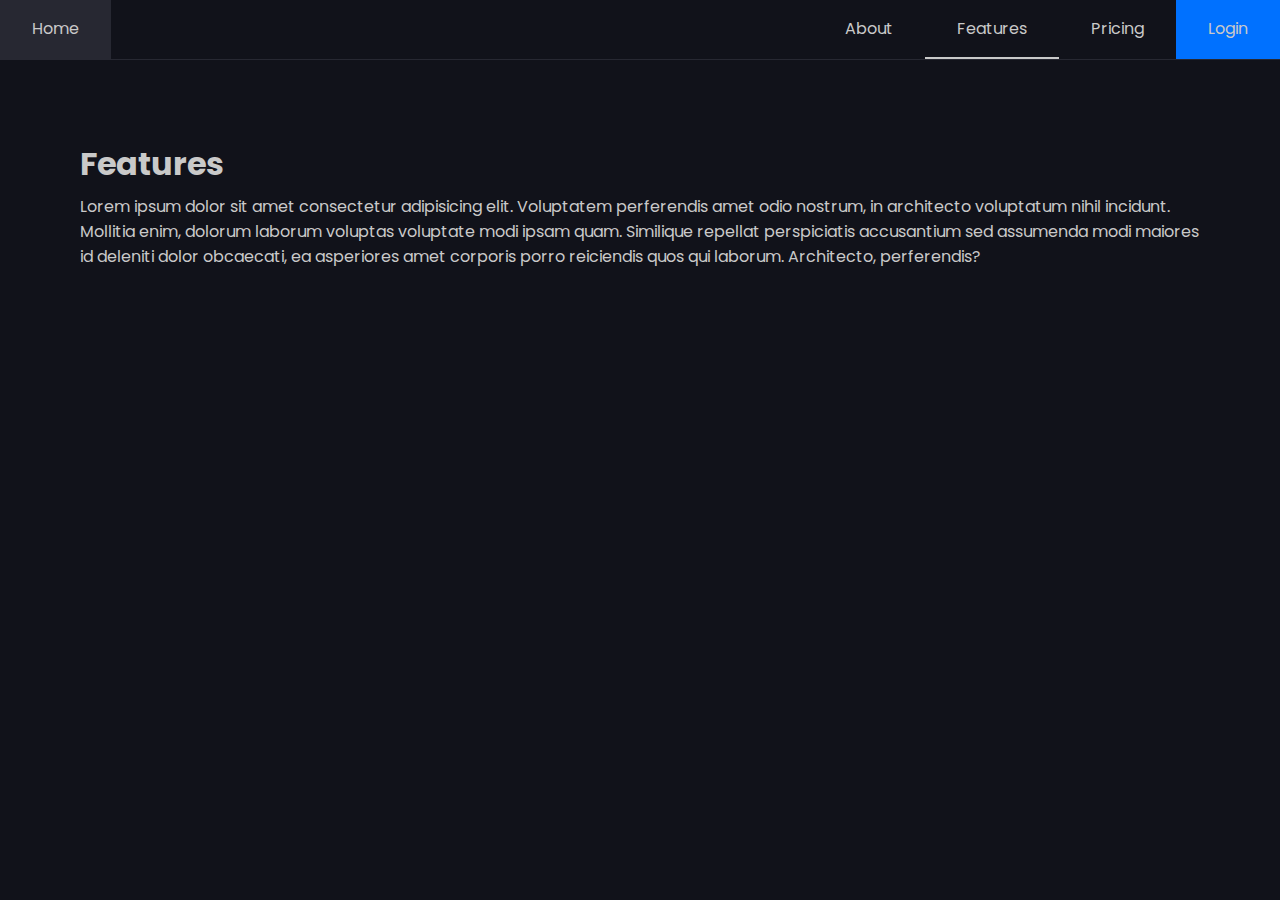
<file: accessible-navbar/features.html>
<!DOCTYPE html>
<html lang="en">
<head>
  <meta charset="UTF-8">
  <meta name="viewport" content="width=device-width, initial-scale=1.0">
  <title>Features</title>
  <link rel="stylesheet" href="style.css">
  <script src="script.js" defer></script>
</head>
<body>

  <a href="#main-content" class="skip-link">Skip to main content</a>

  <button id="open-sidebar-button" onclick="openSidebar()" aria-label="open sidebar" aria-expanded="false" aria-controls="navbar">
    <svg xmlns="http://www.w3.org/2000/svg" height="40px" viewBox="0 -960 960 960" width="40px" fill="#c9c9c9"><path d="M165.13-254.62q-10.68 0-17.9-7.26-7.23-7.26-7.23-18t7.23-17.86q7.22-7.13 17.9-7.13h629.74q10.68 0 17.9 7.26 7.23 7.26 7.23 18t-7.23 17.87q-7.22 7.12-17.9 7.12H165.13Zm0-200.25q-10.68 0-17.9-7.27-7.23-7.26-7.23-17.99 0-10.74 7.23-17.87 7.22-7.13 17.9-7.13h629.74q10.68 0 17.9 7.27 7.23 7.26 7.23 17.99 0 10.74-7.23 17.87-7.22 7.13-17.9 7.13H165.13Zm0-200.26q-10.68 0-17.9-7.26-7.23-7.26-7.23-18t7.23-17.87q7.22-7.12 17.9-7.12h629.74q10.68 0 17.9 7.26 7.23 7.26 7.23 18t-7.23 17.86q-7.22 7.13-17.9 7.13H165.13Z"/></svg>
  </button>

  <nav id="navbar">
    <ul>
      <li>
        <button id="close-sidebar-button" onclick="closeSidebar()" aria-label="close sidebar">
          <svg xmlns="http://www.w3.org/2000/svg" height="40px" viewBox="0 -960 960 960" width="40px" fill="#c9c9c9"><path d="m480-444.62-209.69 209.7q-7.23 7.23-17.5 7.42-10.27.19-17.89-7.42-7.61-7.62-7.61-17.7 0-10.07 7.61-17.69L444.62-480l-209.7-209.69q-7.23-7.23-7.42-17.5-.19-10.27 7.42-17.89 7.62-7.61 17.7-7.61 10.07 0 17.69 7.61L480-515.38l209.69-209.7q7.23-7.23 17.5-7.42 10.27-.19 17.89 7.42 7.61 7.62 7.61 17.7 0 10.07-7.61 17.69L515.38-480l209.7 209.69q7.23 7.23 7.42 17.5.19 10.27-7.42 17.89-7.62 7.61-17.7 7.61-10.07 0-17.69-7.61L480-444.62Z"/></svg>
        </button>
      </li>
      <li class="home-li"><a href="index.html">Home</a></li>
      <li><a href="about.html" >About</a></li>
      <li><a href="features.html" class="active-link" aria-current="page">Features</a></li>
      <li><a href="pricing.html">Pricing</a></li>
      <li><a class="accent-link" href="login.html">Login</a></li>
    </ul>
  </nav>
  
  <div id="overlay" onclick="closeSidebar()" aria-hidden="true"></div>

  <main>
    <h1>Features</h1>
    <p>Lorem ipsum dolor sit amet consectetur adipisicing elit. Voluptatem perferendis amet odio nostrum, in architecto voluptatum nihil incidunt. Mollitia enim, dolorum laborum voluptas voluptate modi ipsam quam. Similique repellat perspiciatis accusantium sed assumenda modi maiores id deleniti dolor obcaecati, ea asperiores amet corporis porro reiciendis quos qui laborum. Architecto, perferendis?</p>
  </main>
  
</body>
</html>
</file>
<file: accessible-navbar/style.css>
@import url('https://fonts.googleapis.com/css2?family=Poppins:ital,wght@0,100;0,200;0,300;0,400;0,500;0,600;0,700;0,800;0,900;1,100;1,200;1,300;1,400;1,500;1,600;1,700;1,800;1,900&family=Source+Serif+4:ital,opsz,wght@0,8..60,200..900;1,8..60,200..900&display=swap');
:root{
  --primary-color: #11121a;
  --hover-color: #272832;
  --accent-color: #0071FF;
  --text-color: #c9c9c9;
}
*{
  margin: 0;
  padding: 0;
  box-sizing: border-box;
}
html{
  font-family: Poppins, 'Segoe UI', sans-serif;
  color: var(--text-color);
  scroll-behavior: smooth; /*For bookmark links*/
}
body{
  min-height: 100vh;
  min-height: 100dvh;
  background-color: var(--primary-color);
}
main{
  padding: min(5em, 7%);
}
main p{
  margin-top: .35em;
}
nav{
  background-color: var(--primary-color);
  border-bottom: 1px solid var(--hover-color);
}
nav ul{
  list-style: none;
  display: flex;
}
nav .home-li{
  margin-right: auto;
}
nav li{
  display: flex;
}
nav a{
  display: flex;
  text-decoration: none;
  color: var(--text-color);
  padding: 1em 2em;
  transition: background-color 150ms ease;
}
nav a:hover{
  background-color: var(--hover-color);
}
nav a.active-link{
  border-bottom: 2px solid var(--text-color);
}
nav a.accent-link{
  background-color: var(--accent-color);
}
#open-sidebar-button{
  display: none;
  background: none;
  border: none;
  padding: 1em;
  margin-left: auto;
  cursor: pointer;
}
#close-sidebar-button{
  display: none;
  background: none;
  border: none;
  padding: 1em;
  cursor: pointer;
}
#overlay{
  background: rgba(0, 0, 0, 0.5);
  position: fixed;
  inset: 0;
  z-index: 9;
  display: none;
}
.skip-link {
  opacity: 0;
  pointer-events: none;
  position: absolute;
  top: 10px;
  left: 10px;
  z-index: 1000;
  background-color: var(--accent-color); 
  color: #ffffff; 
  padding: 12px 24px;
  border-radius: 5px;
  text-decoration: none;
  font-weight: bold;
  font-size: 1rem;
  transition: opacity 0.3s ease;
}

.skip-link:focus {
  opacity: 1; 
  pointer-events: auto; 
  outline: 3px solid #ffffff; 
}
@media screen and (max-width: 700px) {
  #open-sidebar-button, #close-sidebar-button{
    display: block;
  }
  nav{
    position: fixed;
    top: 0;
    right: -100%;
    height: 100vh;
    width: min(15em, 100%);
    z-index: 10;
    border-left: 1px solid var(--hover-color);
    transition: right 300ms ease-in-out;
  }
  nav.show{
    right: 0;
  }
  nav.show ~ #overlay{
    display: block;
  }
  nav ul{
    width: 100%;
    flex-direction: column;
  }
  nav a{
    width: 100%;
    padding-left: 2.5em;
  }
  nav a.active-link{
    border-bottom: none;
  }
  nav .home-li{
    margin-right: unset;
  }
}
</file>
<file: glassmorphism-card-responsive-main/assets/css/styles.css>
/*========== GOOGLE FONTS ==========*/
@import url('https://fonts.googleapis.com/css2?family=Montserrat:wght@400;500;600&display=swap');

/*========== VARIABLES CSS ==========*/
:root {
  /*========== Colors ==========*/
  --first-color: #4D49BF;
  --second-color: #05DBF2;
  --body-color: #DFE9F2;
  --title-color: #1C1C22;
  --text-color: #58576B;

  /*========== Font and typography ==========*/
  --body-font: 'Montserrat', sans-serif;
  --normal-font-size: .938rem;
  --h3-font-size: 1.125rem;
  --small-font-size: .75rem;
}

@media screen and (min-width: 968px) {
  :root {
    --normal-font-size: 1rem;
    --h3-font-size: 1.25rem;
    --small-font-size: .813rem;
  }
}

/*========== BASE ==========*/
*,::before,::after{
  box-sizing: border-box;
}

body{
  margin: 0;
  padding: 0;
  font-family: var(--body-font);
  font-size: var(--normal-font-size);
}

h3{
  margin: 0;
}

a{
  text-decoration: none;
}

img{
  max-width: 100%;
  height: auto;
}

.bd-container{
  max-width: 968px;
  width: calc(100% - 3rem);
  margin-left: 1.5rem;
  margin-right: 1.5rem;
}

/*========== CARD GLASS ==========*/
.card{
  position: relative;
  overflow: hidden;
  padding: 3rem 0;
  background-color: var(--body-color);
}

.card__container{
  display: grid;
  gap: 1.5rem;
}

.card__glass{
  position: relative;
  overflow: hidden;
  text-align: center;
  padding: 2.5rem;
  background: linear-gradient(130deg,
              rgba(251,251,254,.6),
              rgba(251,251,254,.2));
  box-shadow: inset 2px 2px 1px rgba(251,251,254,.3)
              inset -2px -2px 1px rgba(251,251,254,.2);
  border-radius: 1.5rem;
  backdrop-filter: blur(10px);
}

.card__img{
  width: 80px;
  height: 80px;
  border-radius: 50%;
  border: 2px solid #F4F4FB;
  margin-bottom: 1rem;
}

.card__data{
  margin-bottom: 1.5rem;
}

.card__title{
  font-size: var(--h3-font-size);
  color: var(--title-color);
  font-weight: 600;
  margin-bottom: .25rem;
}

.card__profession{
  font-size: var(--small-font-size);
  color: var(--text-color);
  font-weight: 500;
}

.card__button{
  display: inline-block;
  background: linear-gradient(130deg,
              rgba(251,251,254,.9),
              rgba(251,251,254,.2));
  padding: .75rem 1.5rem;
  border-radius: .5rem;
  color: var(--title-color);
  font-weight: 500;
  transition: .4s;
}

.card__button:hover{
  background: linear-gradient(130deg,
              rgba(251,251,254,1),
              rgba(251,251,254,.4));
}

.card__social{
  position: absolute;
  top: 50%;
  transform: translateY(-50%);
}

.card__link{
  display: block;
  font-size: 1.35rem;
  color: var(--title-color);
  margin: 1rem 0;
  transform: translateX(-5rem);
}

.card__link:nth-child(1){
  transition: .2s;
}
.card__link:nth-child(2){
  transition: .5s;
}
.card__link:nth-child(3){
  transition: .7s;
}

.card__glass:hover .card__link{
  transform: translateX(-1.5rem);
}

.card__circle{
  position: absolute;
  width: 250px;
  height: 250px;
  background: linear-gradient(130deg,
              rgba(77,73,191,.8),
              rgba(255,255,255,.2));
  border-radius: 50%;
}

.card__circle1{
  top: 20%;
  left: -20%;
}

.card__circle2{
  bottom: -5%;
  right: -25%;
  background: linear-gradient(130deg,
              rgba(5,219,242,.8),
              rgba(255,255,255,.2));
}

/*========== MEDIA QUERIES ==========*/
@media screen and (min-width: 568px){
  .card__container{
    grid-template-columns: repeat(2, 1fr);
  }
}

@media screen and (min-width: 768px){
  .bd-container{
    margin-left: auto;
    margin-right: auto;
  }

  .card{
    padding: 0;
  }

  .card__container{
    height: 100vh;
    grid-template-columns: repeat(3, 1fr);
    align-content: center;
  }

  .card__circle1{
    left: 5%;
    top: 12%;
  }

  .card__circle2{
    right: 8%;
    bottom: 15%;
  }
}
</file>
<file: product-card-slider/style.css>
/* HEADER */

* {
  margin: 0;
  padding: 0;
  font-family: "Mulish", sans-serif;
}

.banner {
  width: 100%;
  height: 100vh;
  background-image: linear-gradient(rgba(0, 0, 0, 0.75), rgba(0, 0, 0, 0.75)),
    url(./images/banner.jpg);
  background-size: cover;
  background-position: center;
}

.navbar {
  width: 85%;
  margin: auto;
  padding: 35px 0;
  display: flex;
  align-items: center;
  justify-content: space-between;
}

.logo {
  width: 500px;
  cursor: pointer;
}

.navbar ul li {
  list-style: none;
  display: inline-block;
  margin: 0 20px;
  position: relative;
}

.navbar ul li a {
  text-decoration: none;
  color: #fff;
  text-transform: uppercase;
}

.navbar ul li::after {
  content: "";
  height: 3px;
  width: 0;
  background: #009688;
  position: absolute;
  left: 0;
  bottom: -10px;
  transition: 0.5s;
}

.navbar ul li:hover::after {
  width: 100%;
}

.content {
  width: 100%;
  position: absolute;
  top: 50%;
  transform: translateY(-50%);
  text-align: center;
  color: #fff;
}

.content h1 {
  font-size: 70px;
  margin-top: 80px;
}

.content p {
  margin: 20px auto;
  font-weight: 100;
  line-height: 25px;
}

.login-btn {
  width: 200px;
  padding: 15px 0;
  text-align: center;
  margin: 20px 10px;
  border-radius: 25px;
  font-weight: bold;
  border: 2px solid #009688;
  background: transparent;
  color: white;
  cursor: pointer;
  position: relative;
  overflow: hidden;
}

.signup-btn {
  width: 200px;
  padding: 15px 0;
  text-align: center;
  margin: 20px 10px;
  border-radius: 25px;
  font-weight: bold;
  border: 2px solid #009688;
  background: transparent;
  color: white;
  cursor: pointer;
  position: relative;
  overflow: hidden;
}

.cover {
  background: #009688;
  height: 100%;
  width: 0%;
  border-radius: 25px;
  position: absolute;
  left: 0;
  bottom: 0;
  z-index: -1;
  transition: 0.5s;
}

button:hover span {
  width: 100%;
}

button:hover {
  border: none;
}

/* PRODUCTS */
.product {
  position: relative;
  overflow: hidden;
  padding: 20px;
}

.product-category {
  padding: 0 10vw;
  font-size: 30px;
  font-weight: 500;
  margin-bottom: 40px;
  text-transform: capitalize;
}

.product-container {
  padding: 0 10vw;
  display: flex;
  overflow-x: auto;
  scroll-behavior: smooth;
}

.product-container::-webkit-scrollbar {
  display: none;
}

.product-card {
  flex: 0 0 auto;
  width: 250px;
  height: 450px;
  margin-right: 40px;
}

.product-image {
  position: relative;
  width: 100%;
  height: 350px;
  overflow: hidden;
}

.product-thumb {
  width: 100%;
  height: 100%;
  object-fit: cover;
}

.discount-tag {
  position: absolute;
  background: #fff;
  padding: 5px;
  border-radius: 5px;
  color: #ff7d7d;
  right: 10px;
  top: 10px;
  text-transform: capitalize;
}

.card-btn {
  position: absolute;
  bottom: 10px;
  left: 50%;
  transform: translateX(-50%);
  padding: 10px;
  width: 90%;
  text-transform: capitalize;
  border: none;
  outline: none;
  background: #fff;
  border-radius: 5px;
  transition: 0.5s;
  cursor: pointer;
  opacity: 0;
}

.product-card:hover .card-btn {
  opacity: 1;
}

.card-btn:hover {
  background: #ff7d7d;
  color: #fff;
}

.product-info {
  width: 100%;
  height: 100px;
  padding-top: 10px;
}

.product-brand {
  text-transform: uppercase;
}

.product-short-description {
  width: 100%;
  height: 20px;
  line-height: 20px;
  overflow: hidden;
  opacity: 0.5;
  text-transform: capitalize;
  margin: 5px 0;
}

.price {
  font-weight: 900;
  font-size: 20px;
}

.actual-price {
  margin-left: 20px;
  opacity: 0.5;
  text-decoration: line-through;
}

.pre-btn,
.nxt-btn {
  border: none;
  width: 10vw;
  height: 100%;
  position: absolute;
  top: 0;
  display: flex;
  justify-content: center;
  align-items: center;
  background: linear-gradient(90deg, rgba(255, 255, 255, 0) 0%, #fff 100%);
  cursor: pointer;
  z-index: 8;
}

.pre-btn {
  left: 0;
  transform: rotate(180deg);
}

.nxt-btn {
  right: 0;
}

.pre-btn img,
.nxt-btn img {
  opacity: 0.2;
}

.pre-btn:hover img,
.nxt-btn:hover img {
  opacity: 1;
}

.collection-container {
  width: 100%;
  display: grid;
  grid-template-columns: repeat(2, 1fr);
  grid-gap: 10px;
}

.collection {
  position: relative;
}

.collection img {
  width: 100%;
  height: 100%;
  object-fit: cover;
}

.collection p {
  position: absolute;
  top: 50%;
  left: 50%;
  transform: translate(-50%, -50%);
  text-align: center;
  color: #fff;
  font-size: 50px;
  text-transform: capitalize;
}

.collection:nth-child(3) {
  grid-column: span 2;
  margin-bottom: 10px;
}
</file>
<file: responsive-sidebar-submenu-main/assets/css/styles.css>
/*========== GOOGLE FONTS ==========*/
@import url("https://fonts.googleapis.com/css2?family=Poppins:wght@400;500;600&display=swap");

/*========== VARIABLES CSS ==========*/
:root {
  --header-height: 3.5rem;
  --nav-width: 219px;

  /*========== Colors ==========*/
  --first-color: #6923D0;
  --first-color-light: #F4F0FA;
  --title-color: #19181B;
  --text-color: #58555E;
  --text-color-light: #A5A1AA;
  --body-color: #F9F6FD;
  --container-color: #FFFFFF;

  /*========== Font and typography ==========*/
  --body-font: 'Poppins', sans-serif;
  --normal-font-size: .938rem;
  --small-font-size: .75rem;
  --smaller-font-size: .75rem;

  /*========== Font weight ==========*/
  --font-medium: 500;
  --font-semi-bold: 600;

  /*========== z index ==========*/
  --z-fixed: 100;
}

@media screen and (min-width: 1024px) {
  :root {
    --normal-font-size: 1rem;
    --small-font-size: .875rem;
    --smaller-font-size: .813rem;
  }
}

/*========== BASE ==========*/
*, ::before, ::after {
  box-sizing: border-box;
}

body {
  margin: var(--header-height) 0 0 0;
  padding: 1rem 1rem 0;
  font-family: var(--body-font);
  font-size: var(--normal-font-size);
  background-color: var(--body-color);
  color: var(--text-color);
}

h3 {
  margin: 0;
}

a {
  text-decoration: none;
}

img {
  max-width: 100%;
  height: auto;
}

/*========== HEADER ==========*/
.header {
  position: fixed;
  top: 0;
  left: 0;
  width: 100%;
  background-color: var(--container-color);
  box-shadow: 0 1px 0 rgba(22, 8, 43, 0.1);
  padding: 0 1rem;
  z-index: var(--z-fixed);
}

.header__container {
  display: flex;
  align-items: center;
  height: var(--header-height);
  justify-content: space-between;
}

.header__img {
  width: 35px;
  height: 35px;
  border-radius: 50%;
}

.header__logo {
  color: var(--title-color);
  font-weight: var(--font-medium);
  display: none;
}

.header__search {
  display: flex;
  padding: .40rem .75rem;
  background-color: var(--first-color-light);
  border-radius: .25rem;
}

.header__input {
  width: 100%;
  border: none;
  outline: none;
  background-color: var(--first-color-light);
}

.header__input::placeholder {
  font-family: var(--body-font);
  color: var(--text-color);
}

.header__icon, 
.header__toggle {
  font-size: 1.2rem;
}

.header__toggle {
  color: var(--title-color);
  cursor: pointer;
}

/*========== NAV ==========*/
.nav {
  position: fixed;
  top: 0;
  left: -100%;
  height: 100vh;
  padding: 1rem 1rem 0;
  background-color: var(--container-color);
  box-shadow: 1px 0 0 rgba(22, 8, 43, 0.1);
  z-index: var(--z-fixed);
  transition: .4s;
}

.nav__container {
  height: 100%;
  display: flex;
  flex-direction: column;
  justify-content: space-between;
  padding-bottom: 3rem;
  overflow: auto;
  scrollbar-width: none; /* For mozilla */
}

/* For Google Chrome and others */
.nav__container::-webkit-scrollbar {
  display: none;
}

.nav__logo {
  font-weight: var(--font-semi-bold);
  margin-bottom: 2.5rem;
}

.nav__list, 
.nav__items {
  display: grid;
}

.nav__list {
  row-gap: 2.5rem;
}

.nav__items {
  row-gap: 1.5rem;
}

.nav__subtitle {
  font-size: var(--normal-font-size);
  text-transform: uppercase;
  letter-spacing: .1rem;
  color: var(--text-color-light);
}

.nav__link {
  display: flex;
  align-items: center;
  color: var(--text-color);
}

.nav__link:hover {
  color: var(--first-color);
}

.nav__icon {
  font-size: 1.2rem;
  margin-right: .5rem;
}

.nav__name {
  font-size: var(--small-font-size);
  font-weight: var(--font-medium);
  white-space: nowrap;
}

.nav__logout {
  margin-top: 5rem;
}

/* Dropdown */
.nav__dropdown {
  overflow: hidden;
  max-height: 21px;
  transition: .4s ease-in-out;
}

.nav__dropdown-collapse {
  background-color: var(--first-color-light);
  border-radius: .25rem;
  margin-top: 1rem;
}

.nav__dropdown-content {
  display: grid;
  row-gap: .5rem;
  padding: .75rem 2.5rem .75rem 1.8rem;
}

.nav__dropdown-item {
  font-size: var(--smaller-font-size);
  font-weight: var(--font-medium);
  color: var(--text-color);
}

.nav__dropdown-item:hover {
  color: var(--first-color);
}

.nav__dropdown-icon {
  margin-left: auto;
  transition: .4s;
}

/* Show dropdown collapse */
.nav__dropdown:hover {
  max-height: 100rem;
}

/* Rotate icon arrow */
.nav__dropdown:hover .nav__dropdown-icon {
  transform: rotate(180deg);
}

/*===== Show menu =====*/
.show-menu {
  left: 0;
}

/*===== Active link =====*/
.active {
  color: var(--first-color);
}

/* ========== MEDIA QUERIES ==========*/
/* For small devices reduce search*/
@media screen and (max-width: 320px) {
  .header__search {
    width: 70%;
  }
}

@media screen and (min-width: 768px) {
  body {
    padding: 1rem 3rem 0 6rem;
  }
  .header {
    padding: 0 3rem 0 6rem;
  }
  .header__container {
    height: calc(var(--header-height) + .5rem);
  }
  .header__search {
    width: 300px;
    padding: .55rem .75rem;
  }
  .header__toggle {
    display: none;
  }
  .header__logo {
    display: block;
  }
  .header__img {
    width: 40px;
    height: 40px;
    order: 1;
  }
  .nav {
    left: 0;
    padding: 1.2rem 1.5rem 0;
    width: 68px; /* Reduced navbar */
  }
  .nav__items {
    row-gap: 1.7rem;
  }
  .nav__icon {
    font-size: 1.3rem;
  }

  /* Element opacity */
  .nav__logo-name, 
  .nav__name, 
  .nav__subtitle, 
  .nav__dropdown-icon {
    opacity: 0;
    transition: .3s;
  }
  
  
  /* Navbar expanded */
  .nav:hover {
    width: var(--nav-width);
  }
  
  /* Visible elements */
  .nav:hover .nav__logo-name {
    opacity: 1;
  }
  .nav:hover .nav__subtitle {
    opacity: 1;
  }
  .nav:hover .nav__name {
    opacity: 1;
  }
  .nav:hover .nav__dropdown-icon {
    opacity: 1;
  }
}
</file>
<file: sidebar-menu/style.css>
@import url('https://fonts.googleapis.com/css2?family=Poppins:ital,wght@0,100;0,200;0,300;0,400;0,500;0,600;0,700;0,800;0,900;1,100;1,200;1,300;1,400;1,500;1,600;1,700;1,800;1,900&display=swap');
:root{
  --base-clr: #11121a;
  --line-clr: #42434a;
  --hover-clr: #222533;
  --text-clr: #e6e6ef;
  --accent-clr: #5e63ff;
  --secondary-text-clr: #b0b3c1;
}
*{
  margin: 0;
  padding: 0;
}
html{
  font-family: Poppins, 'Segoe UI', Tahoma, Geneva, Verdana, sans-serif;
  line-height: 1.5rem;
}
body{
  min-height: 100vh;
  min-height: 100dvh;
  background-color: var(--base-clr);
  color: var(--text-clr);
  display: grid;
  grid-template-columns: auto 1fr;
}
#sidebar{
  box-sizing: border-box;
  height: 100vh;
  width: 250px;
  padding: 5px 1em;
  background-color: var(--base-clr);
  border-right: 1px solid var(--line-clr);

  position: sticky;
  top: 0;
  align-self: start;
  transition: 300ms ease-in-out;
  overflow: hidden;
  text-wrap: nowrap;
}
#sidebar.close{
  padding: 5px;
  width: 60px;
}
#sidebar ul{
  list-style: none;
}
#sidebar > ul > li:first-child{
  display: flex;
  justify-content: flex-end;
  margin-bottom: 16px;
  .logo{
    font-weight: 600;
  }
}
#sidebar ul li.active a{
  color: var(--accent-clr);

  svg{
    fill: var(--accent-clr);
  }
}

#sidebar a, #sidebar .dropdown-btn, #sidebar .logo{
  border-radius: .5em;
  padding: .85em;
  text-decoration: none;
  color: var(--text-clr);
  display: flex;
  align-items: center;
  gap: 1em;
}
.dropdown-btn{
  width: 100%;
  text-align: left;
  background: none;
  border: none;
  font: inherit;
  cursor: pointer;
}
#sidebar svg{
  flex-shrink: 0;
  fill: var(--text-clr);
}
#sidebar a span, #sidebar .dropdown-btn span{
  flex-grow: 1;
}
#sidebar a:hover, #sidebar .dropdown-btn:hover{
  background-color: var(--hover-clr);
}
#sidebar .sub-menu{
  display: grid;
  grid-template-rows: 0fr;
  transition: 300ms ease-in-out;

  > div{
    overflow: hidden;
  }
}
#sidebar .sub-menu.show{
  grid-template-rows: 1fr;
}
.dropdown-btn svg{
  transition: 200ms ease;
}
.rotate svg:last-child{
  rotate: 180deg;
}
#sidebar .sub-menu a{
  padding-left: 2em;
}
#toggle-btn{
  margin-left: auto;
  padding: 1em;
  border: none;
  border-radius: .5em;
  background: none;
  cursor: pointer;

  svg{
    transition: rotate 150ms ease;
  }
}
#toggle-btn:hover{
  background-color: var(--hover-clr);
}

main{
  padding: min(30px, 7%);
}
main p{
  color: var(--secondary-text-clr);
  margin-top: 5px;
  margin-bottom: 15px;
}
.container{
  border: 1px solid var(--line-clr);
  border-radius: 1em;
  margin-bottom: 20px;
  padding: min(3em, 15%);

  h2, p { margin-top: 1em }
}

@media(max-width: 800px){
  body{
    grid-template-columns: 1fr;
  }
  main{
    padding: 2em 1em 60px 1em;
  }
  .container{
    border: none;
    padding: 0;
  }
  #sidebar{
    height: 60px;
    width: 100%;
    border-right: none;
    border-top: 1px solid var(--line-clr);
    padding: 0;
    position: fixed;
    top: unset;
    bottom: 0;

    > ul{
      padding: 0;
      display: grid;
      grid-auto-columns: 60px;
      grid-auto-flow: column;
      align-items: center;
      overflow-x: scroll;
    }
    ul li{
      height: 100%;
    }
    ul a, ul .dropdown-btn{
      width: 60px;
      height: 60px;
      padding: 0;
      border-radius: 0;
      justify-content: center;
    }

    ul li span, ul li:first-child, .dropdown-btn svg:last-child{
      display: none;
    }

    ul li .sub-menu.show{
      position: fixed;
      bottom: 60px;
      left: 0;
      box-sizing: border-box;
      height: 60px;
      width: 100%;
      background-color: var(--hover-clr);
      border-top: 1px solid var(--line-clr);
      display: flex;
      justify-content: center;

      > div{
        overflow-x: auto;
      }
      li{
        display: inline-flex;
      }
      a{
        box-sizing: border-box;
        padding: 1em;
        width: auto;
        justify-content: center;
      }
    }
  }
}
</file>
<file: slider_dots-image/style.css>
.slider{
    width: 1300px;
    max-width: 100vw;
    height: 700px;
    margin: auto;
    position: relative;
    overflow: hidden;
}
.slider .list{
    position: absolute;
    width: max-content;
    height: 100%;
    left: 0;
    top: 0;
    display: flex;
    transition: 1s;
}
.slider .list img{
    width: 1300px;
    max-width: 100vw;
    height: 100%;
    object-fit: cover;
}
.slider .buttons{
    position: absolute;
    top: 45%;
    left: 5%;
    width: 90%;
    display: flex;
    justify-content: space-between;
}
.slider .buttons button{
    width: 50px;
    height: 50px;
    border-radius: 50%;
    background-color: #fff5;
    color: #fff;
    border: none;
    font-family: monospace;
    font-weight: bold;
}
.slider .dots{
    position: absolute;
    bottom: 10px;
    left: 0;
    color: #fff;
    width: 100%;
    margin: 0;
    padding: 0;
    display: flex;
    justify-content: center;
}
.slider .dots li{
    list-style: none;
    width: 10px;
    height: 10px;
    background-color: #fff;
    margin: 10px;
    border-radius: 20px;
    transition: 0.5s;
}
.slider .dots li.active{
    width: 30px;
}
@media screen and (max-width: 768px){
    .slider{
        height: 400px;
    }
}
</file>
<file: accessible-navbar/darkmode-switch/style.css>
:root{
  --base-color: white;
  --base-variant: #e8e9ed;
  --text-color: #111528;
  --secondary-text: #232738;
  --primary-color: #3a435d;
  --accent-color: #0071ff;
}
.darkmode{
  --base-color: #070b1d;
  --base-variant: #101425;
  --text-color: #ffffff;
  --secondary-text: #a4a5b8;
  --primary-color: #3a435d;
  --accent-color: #0071ff;
}
*{
  margin: 0;
  padding: 0;
}
html{
  font-family: Poppins;
}
body{
  min-height: 100vh;
  background-color: var(--base-color);
  color: var(--text-color);
}
header, section{
  padding: 70px min(50px, 7%);
}
section{
  background-color: var(--base-variant);
}
p{
  margin: 10px 0 20px 0;
  color: var(--secondary-text);
}
button{
  border: none;
  padding: .8em 2em;
  background-color: var(--primary-color);
  color: white;
  border-radius: 4px;
  font: inherit;
  text-transform: uppercase;
  font-weight: 500;
  cursor: pointer;
}
.cta-button{
  background-color: var(--accent-color);
}
#theme-switch{
  height: 50px;
  width: 50px;
  padding: 0;
  border-radius: 50%;
  background-color: var(--base-variant);
  display: flex;
  justify-content: center;
  align-items: center;
  position: fixed;
  top: 20px;
  right: 20px;
}
#theme-switch svg{
  fill: var(--primary-color);
}
#theme-switch svg:last-child{
  display: none;
}
.darkmode #theme-switch svg:first-child{
  display: none;
}
.darkmode #theme-switch svg:last-child{
  display: block;
}
</file>
